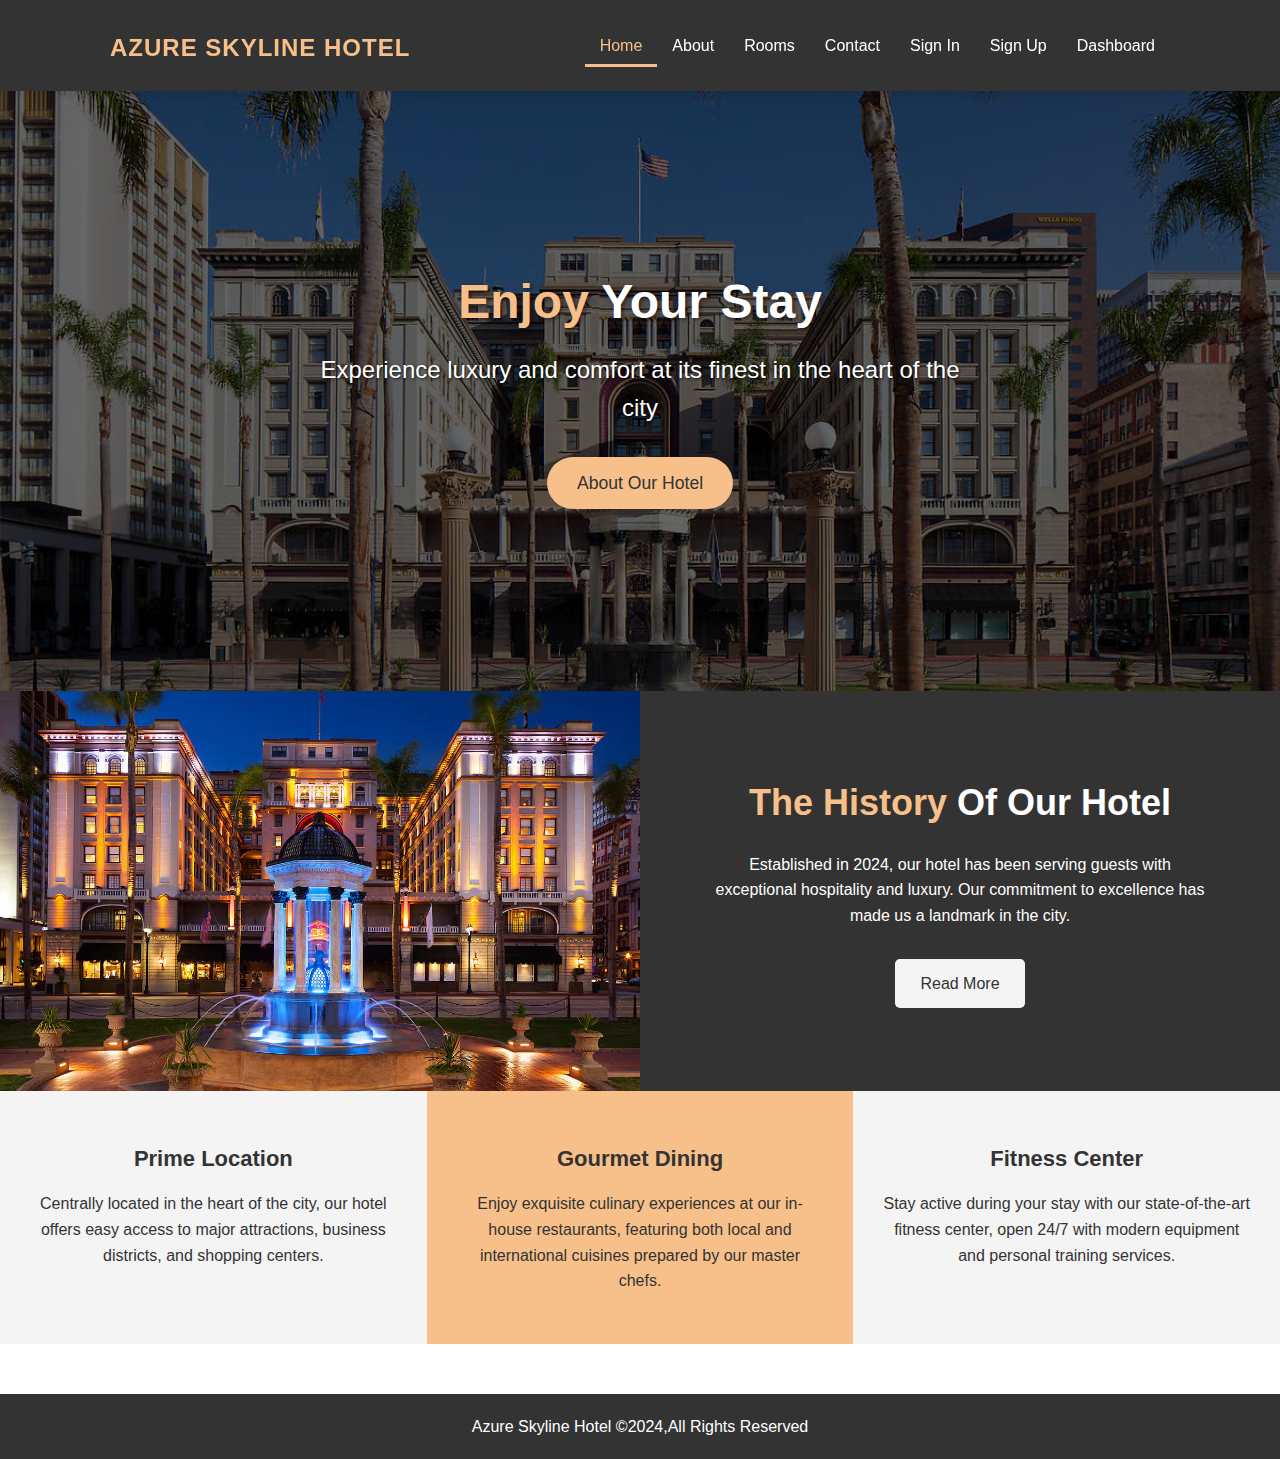
<file: Se_project-main/Se_project-main/index.html>
<!DOCTYPE html>
<html lang="en">
<head>
    <meta charset="UTF-8">
    <meta name="viewport" content="width=device-width, initial-scale=1.0">
    <meta name="description" content="Experience luxury and comfort at Azure Skyline Hotel. Located in the heart of the city, we offer world-class amenities and exceptional service for both business and leisure travelers.">
    <meta name="keywords" content="hotel, luxury hotel, accommodation, Boston hotels, business hotel, vacation stay, luxury accommodation">
    <meta name="author" content="Azure Skyline Hotel">
    <meta property="og:title" content="Azure Skyline Hotel | Luxury Accommodation">
    <meta property="og:description" content="Experience luxury and comfort at Azure Skyline Hotel. Book your stay with us today!">
    <meta property="og:type" content="website">
    <link rel="stylesheet" href="https://cdnjs.cloudflare.com/ajax/libs/font-awesome/6.6.0/css/all.min.css" integrity="sha512-Kc323vGBEqzTmouAECnVceyQqyqdsSiqLQISBL29aUW4U/M7pSPA/gEUZQqv1cwx4OnYxTxve5UMg5GT6L4JJg==" crossorigin="anonymous" referrerpolicy="no-referrer" />
    <link rel="stylesheet" href="css/style.css">
    <link rel="shortcut icon" href="assets/images/favicon.ico" type="image/x-icon">
    <title>Azure Skyline Hotel | Luxury Accommodation</title>
</head>
<body>
    <header>
       
        <nav id="navbar">
            <div class="container">
                <h1 class = "logo"> <a href = "index.html">Azure Skyline Hotel</a></h1>
                <ul> 
                    <li><a class="current" href ="index.html">Home</a></li>
                    <li><a href ="about.html">About</a></li>
                    <li><a href ="rooms.html">Rooms</a></li>
                    <li><a href ="contact.html">Contact</a></li>
                    <li><a href ="signin.html">Sign In</a></li>
                    <li><a href ="signup.html">Sign Up</a></li> 
                    <li><a href ="dashboard.html">Dashboard</a></li>
                </ul>
                </div>
            </nav>

            <div id="showcase" style="background: url('assets/images/hero/hotel-exterior.jpg') no-repeat center center/cover; height: 600px;">
                <div class="container">
                    <div class="showcase-content">
                        <h1><span class="text-primary">Enjoy</span> Your Stay</h1>
                        <p class="lead" style="color:#fff; text-shadow: 1px 1px 3px rgba(0,0,0,0.8);">Experience luxury and comfort at its finest in the heart of the city</p>
                        <a class="btn" href="about.html">About Our Hotel</a>
                    </div>
                </div>
            </div>
    </header>
    <section id="home-info" class="bg-dark">
        <div class="info-img" style="background: url('assets/images/gallery/history.jpg') no-repeat center center/cover;"></div>
        <div class="info-content">
            <h2><span class="text-primary">The History </span>Of Our Hotel</h2>
            <p>Established in 2024, our hotel has been serving guests with exceptional hospitality and luxury. Our commitment to excellence has made us a landmark in the city.</p>
            <a href="about.html" class="btn btn-light">Read More</a>
        </div>
    </section>
    <section id="features">
        <div class="box bg-light">
            <i class="fa-solid fa-hotel fa-3x"></i>
            <h3>Prime Location</h3>
            <p>Centrally located in the heart of the city, our hotel offers easy access to major attractions, business districts, and shopping centers.</p>
        </div>
        <div class="box bg-primary">
            <i class="fa-solid fa-utensils fa-3x"></i>
            <h3>Gourmet Dining</h3>
            <p>Enjoy exquisite culinary experiences at our in-house restaurants, featuring both local and international cuisines prepared by our master chefs.</p>
        </div>
        <div class="box bg-light">
            <i class="fa-solid fa-dumbbell fa-3x"></i>
            <h3>Fitness Center</h3>
            <p>Stay active during your stay with our state-of-the-art fitness center, open 24/7 with modern equipment and personal training services.</p>
        </div>
    </section>
    <div class="clr"></div>
    <footer id="main-footer">
        <p>Azure Skyline Hotel &copy;2024,All Rights Reserved</p>
    </footer>
</body>
</html>
</file>
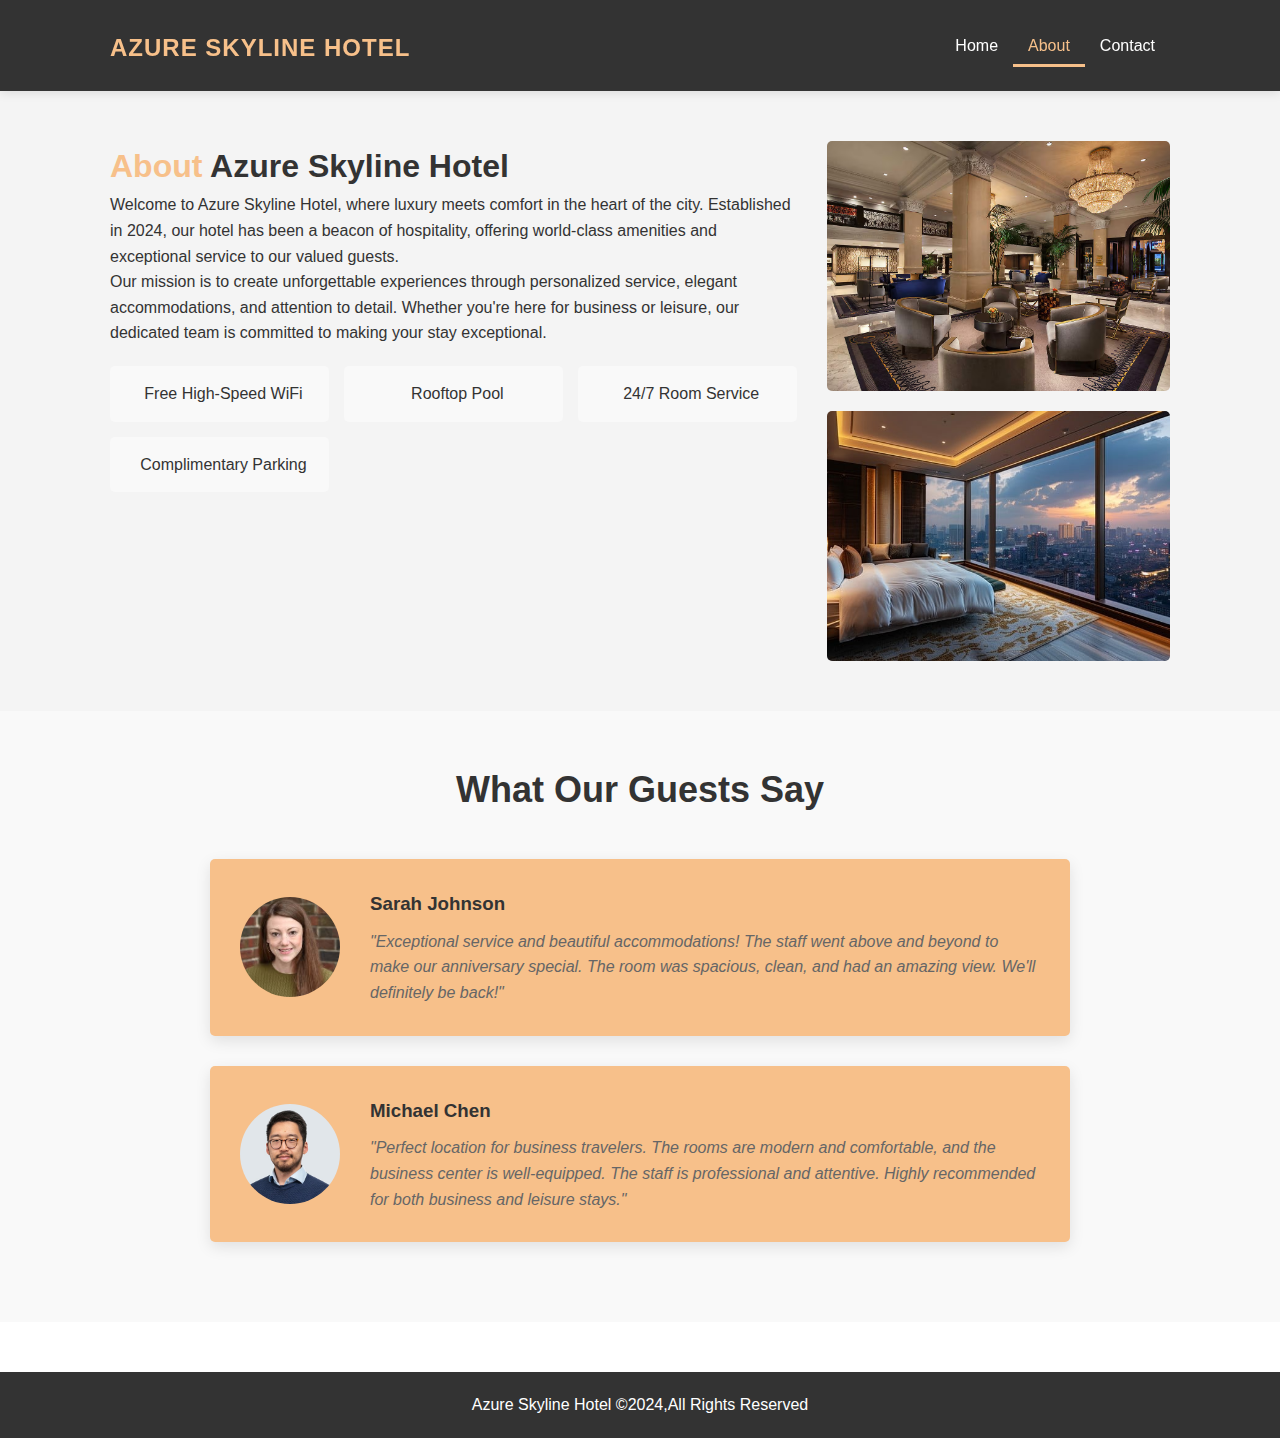
<file: Se_project-main/Se_project-main/about.html>
<!DOCTYPE html>
<html lang="en">
<head>
    <meta charset="UTF-8">
    <meta name="viewport" content="width=device-width, initial-scale=1.0">
    <meta name="description" content="Discover the story behind Azure Skyline Hotel. Learn about our commitment to luxury, comfort, and exceptional service in the heart of the city.">
    <meta name="keywords" content="about hotel, hotel history, luxury hotel, Boston accommodation, hotel amenities, hotel services">
    <meta name="author" content="Azure Skyline Hotel">
    <meta property="og:title" content="About Azure Skyline Hotel| Our Story & Values">
    <meta property="og:description" content="Discover what makes Azure Skyline Hotel a premier destination for luxury accommodation and exceptional service.">
    <meta property="og:type" content="website">
    <link rel="stylesheet" href="https://cdnjs.cloudflare.com/ajax/libs/font-awesome/6.6.0/css/all.min.css" integrity="sha512-Kc323vGBEqzTmouAECnVceyQqyqdsSiqLQISBL29aUW4U/M7pSPA/gEUZQqv1cwx4OnYxTxve5UMg5GT6L4JJg==" crossorigin="anonymous" referrerpolicy="no-referrer" />
    <link rel="stylesheet" href="css/style.css">
    <link rel="shortcut icon" href="assets/images/favicon.ico" type="image/x-icon">
    <title>About Azure Skyline Hotel | Our Story & Values</title>
</head>
<body>
    <header>
       
        <nav id="navbar">
            <div class="container">
                <h1 class = "logo"> <a href = "index.html">Azure Skyline Hotel</a></h1>
                <ul> 
                    <li><a href ="index.html">Home </a></li>
                    <li><a class="current" href ="about.html">About</a></li>
                    <li><a href ="contact.html">Contact</a></li>
                </ul>
                </div>
            </nav>

    </header>
    <section id="about-info" class="bg-light py-3">
        <div class="container">
            <div class="info-left">
                <h1 class="L-heading"><span class="text-primary">About</span> Azure Skyline Hotel</h1>
                <p>Welcome to Azure Skyline Hotel, where luxury meets comfort in the heart of the city. Established in 2024, our hotel has been a beacon of hospitality, offering world-class amenities and exceptional service to our valued guests.</p>
                <p>Our mission is to create unforgettable experiences through personalized service, elegant accommodations, and attention to detail. Whether you're here for business or leisure, our dedicated team is committed to making your stay exceptional.</p>
                <div class="features">
                    <div class="feature">
                        <i class="fas fa-wifi"></i> Free High-Speed WiFi
                    </div>
                    <div class="feature">
                        <i class="fas fa-swimming-pool"></i> Rooftop Pool
                    </div>
                    <div class="feature">
                        <i class="fas fa-utensils"></i> 24/7 Room Service
                    </div>
                    <div class="feature">
                        <i class="fas fa-parking"></i> Complimentary Parking
                    </div>
                </div>
            </div>
            <div class="info-right">
                <img src="assets/images/gallery/hotel-lobby.jpg" alt="Elegant hotel lobby with modern seating and warm lighting" class="about-img">
                <img src="assets/images/gallery/room-suite.jpg" alt="Luxury suite with comfortable bedding and city view" class="about-img">
            </div>
        </div>
    </section>
    <div class="clr"></div>
    <section id="testimonials" class="py-3">
        <div class="container">
            <h2 class="l-heading">What Our Guests Say</h2>
            <div class="testimonial bg-primary">
                <img src="assets/images/team/guest1.jpg" alt="Sarah Johnson">
                <div class="testimonial-content">
                    <h3>Sarah Johnson</h3>
                    <div class="rating">
                        <i class="fas fa-star"></i>
                        <i class="fas fa-star"></i>
                        <i class="fas fa-star"></i>
                        <i class="fas fa-star"></i>
                        <i class="fas fa-star"></i>
                    </div>
                    <p>"Exceptional service and beautiful accommodations! The staff went above and beyond to make our anniversary special. The room was spacious, clean, and had an amazing view. We'll definitely be back!"</p>
                </div>
            </div>
            <div class="testimonial bg-primary">
                <img src="assets/images/team/guest2.jpg" alt="Michael Chen">
                <div class="testimonial-content">
                    <h3>Michael Chen</h3>
                    <div class="rating">
                        <i class="fas fa-star"></i>
                        <i class="fas fa-star"></i>
                        <i class="fas fa-star"></i>
                        <i class="fas fa-star"></i>
                        <i class="fas fa-star"></i>
                    </div>
                    <p>"Perfect location for business travelers. The rooms are modern and comfortable, and the business center is well-equipped. The staff is professional and attentive. Highly recommended for both business and leisure stays."</p>
                </div>
            </div>
        </div>
    </section>
    <footer id="main-footer">
        <p>Azure Skyline Hotel &copy;2024,All Rights Reserved</p>
    </footer>
</body>
</html>
</file>
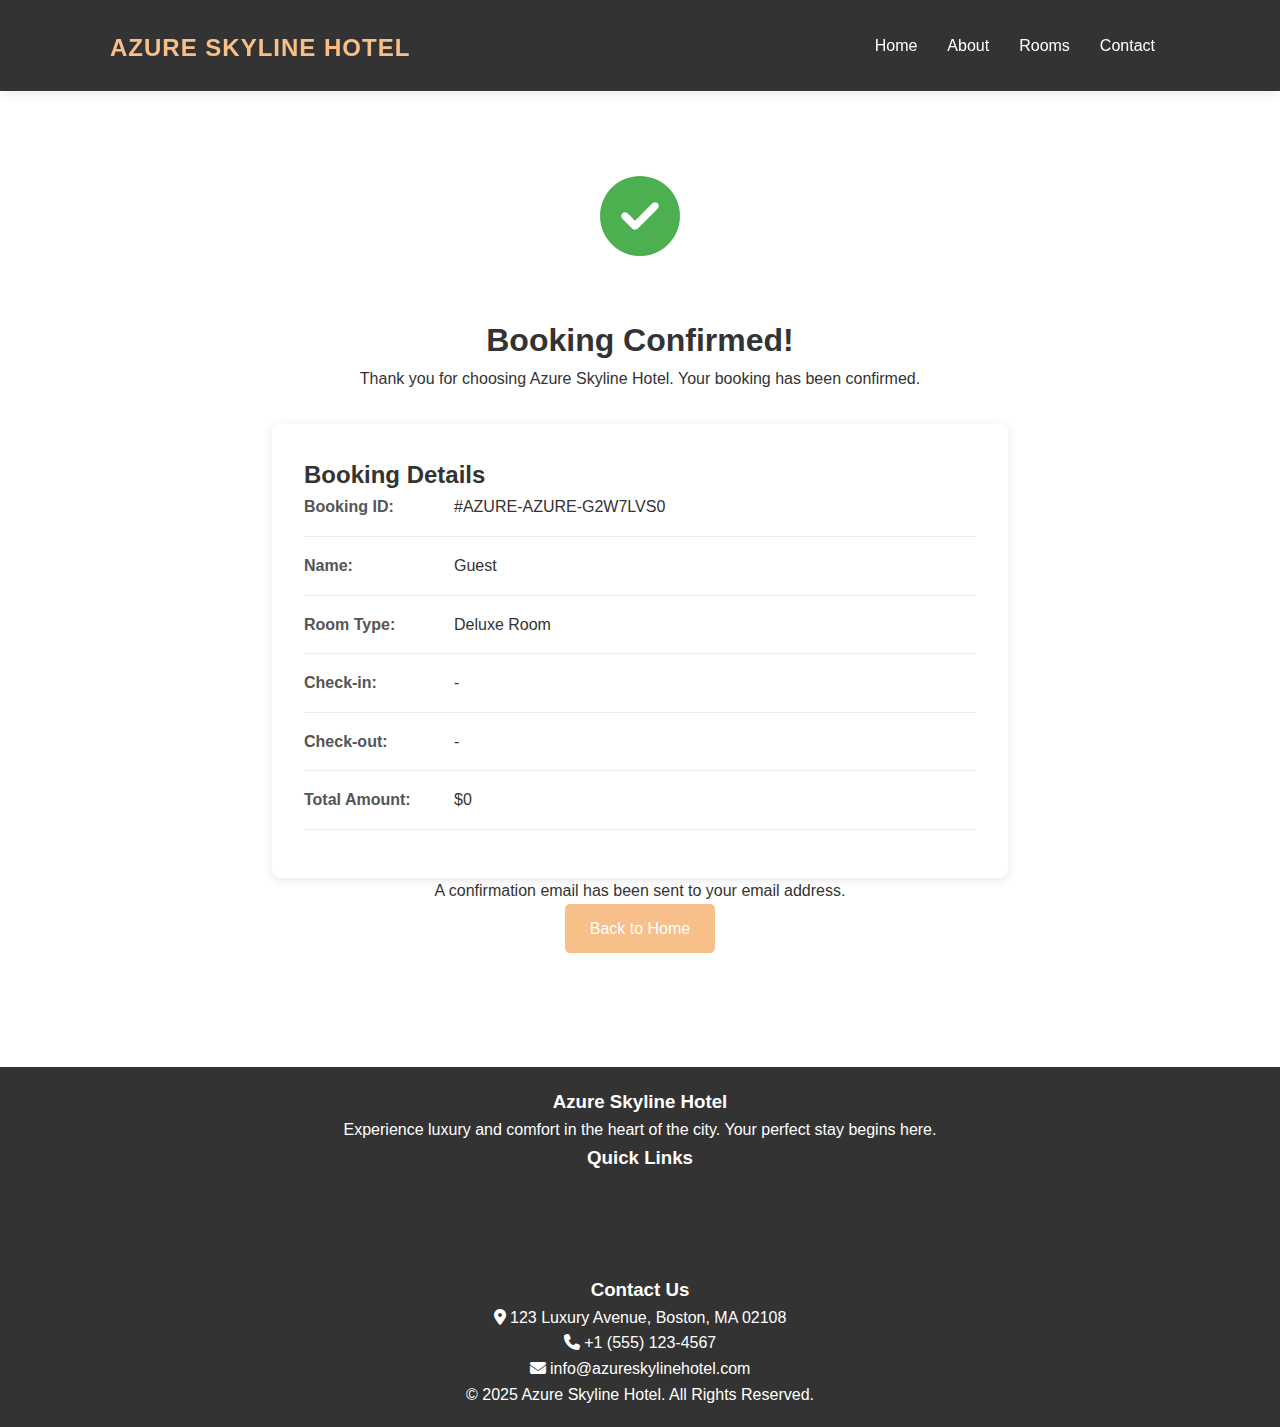
<file: Se_project-main/Se_project-main/booking-confirmation.html>
<!DOCTYPE html>
<html lang="en">
<head>
    <meta charset="UTF-8">
    <meta name="viewport" content="width=device-width, initial-scale=1.0">
    <title>Booking Confirmation - Azure Skyline Hotel</title>
    <link rel="stylesheet" href="https://cdnjs.cloudflare.com/ajax/libs/font-awesome/6.6.0/css/all.min.css">
    <link rel="stylesheet" href="css/style.css">
    <link rel="shortcut icon" href="assets/images/favicon.ico" type="image/x-icon">
    <style>
        .confirmation-container {
            text-align: center;
            padding: 4rem 2rem;
            max-width: 800px;
            margin: 0 auto;
        }
        
        .confirmation-icon {
            font-size: 5rem;
            color: #4CAF50;
            margin-bottom: 2rem;
        }
        
        .confirmation-details {
            background: #fff;
            padding: 2rem;
            border-radius: 8px;
            box-shadow: 0 2px 10px rgba(0,0,0,0.1);
            margin-top: 2rem;
            text-align: left;
        }
        
        .detail-row {
            display: flex;
            margin-bottom: 1rem;
            padding-bottom: 1rem;
            border-bottom: 1px solid #eee;
        }
        
        .detail-label {
            font-weight: bold;
            width: 150px;
            color: #555;
        }
        
        .detail-value {
            flex: 1;
        }
    </style>
</head>
<body>
    <header>
        <nav id="navbar">
            <div class="container">
                <h1 class="logo"><a href="index.html">Azure Skyline Hotel</a></h1>
                <ul>
                    <li><a href="index.html">Home</a></li>
                    <li><a href="about.html">About</a></li>
                    <li><a href="rooms.html">Rooms</a></li>
                    <li><a href="contact.html">Contact</a></li>
                </ul>
            </div>
        </nav>
    </header>

    <section class="confirmation-container">
        <div class="confirmation-icon">
            <i class="fas fa-check-circle"></i>
        </div>
        <h1>Booking Confirmed!</h1>
        <p class="lead">Thank you for choosing Azure Skyline Hotel. Your booking has been confirmed.</p>
        
        <div class="confirmation-details">
            <h2>Booking Details</h2>
            <div class="detail-row">
                <div class="detail-label">Booking ID:</div>
                <div class="detail-value" id="bookingId">#AZURE-<span id="randomId"></span></div>
            </div>
            <div class="detail-row">
                <div class="detail-label">Name:</div>
                <div class="detail-value" id="guestName">-</div>
            </div>
            <div class="detail-row">
                <div class="detail-label">Room Type:</div>
                <div class="detail-value" id="roomType">-</div>
            </div>
            <div class="detail-row">
                <div class="detail-label">Check-in:</div>
                <div class="detail-value" id="checkIn">-</div>
            </div>
            <div class="detail-row">
                <div class="detail-label">Check-out:</div>
                <div class="detail-value" id="checkOut">-</div>
            </div>
            <div class="detail-row">
                <div class="detail-label">Total Amount:</div>
                <div class="detail-value" id="totalAmount">-</div>
            </div>
        </div>
        
        <div class="mt-3">
            <p>A confirmation email has been sent to your email address.</p>
            <a href="index.html" class="btn btn-primary mt-2">Back to Home</a>
        </div>
    </section>

    <footer id="main-footer" class="py-2">
        <div class="container">
            <div class="footer-content">
                <div class="footer-about">
                    <h3>Azure Skyline Hotel</h3>
                    <p>Experience luxury and comfort in the heart of the city. Your perfect stay begins here.</p>
                </div>
                <div class="footer-links">
                    <h3>Quick Links</h3>
                    <ul>
                        <li><a href="index.html">Home</a></li>
                        <li><a href="about.html">About Us</a></li>
                        <li><a href="rooms.html">Rooms</a></li>
                        <li><a href="contact.html">Contact</a></li>
                    </ul>
                </div>
                <div class="footer-contact">
                    <h3>Contact Us</h3>
                    <p><i class="fas fa-map-marker-alt"></i> 123 Luxury Avenue, Boston, MA 02108</p>
                    <p><i class="fas fa-phone"></i> +1 (555) 123-4567</p>
                    <p><i class="fas fa-envelope"></i> info@azureskylinehotel.com</p>
                </div>
            </div>
            <div class="footer-bottom">
                <p>&copy; 2025 Azure Skyline Hotel. All Rights Reserved.</p>
            </div>
        </div>
    </footer>

    <script>
        // Get booking details from session storage
        const bookingDetails = JSON.parse(sessionStorage.getItem('bookingDetails')) || {
            name: 'Guest',
            roomType: 'Deluxe Room',
            checkIn: '-',
            checkOut: '-',
            amount: '$0',
            bookingId: 'AZURE-' + Math.random().toString(36).substr(2, 8).toUpperCase()
        };
        
        // Set the booking ID
        document.getElementById('randomId').textContent = bookingDetails.bookingId;
        
        // Format dates if they exist
        const formatDate = (dateString) => {
            if (!dateString || dateString === '-') return '-';
            const options = { year: 'numeric', month: 'long', day: 'numeric' };
            return new Date(dateString).toLocaleDateString('en-US', options);
        };
        
        // Update the confirmation page with booking details
        document.getElementById('guestName').textContent = bookingDetails.name || 'Guest';
        document.getElementById('roomType').textContent = bookingDetails.roomType || 'Deluxe Room';
        document.getElementById('checkIn').textContent = formatDate(bookingDetails.checkIn);
        document.getElementById('checkOut').textContent = formatDate(bookingDetails.checkOut);
        document.getElementById('totalAmount').textContent = bookingDetails.amount || '$0';
    </script>
</body>
</html>
</file>
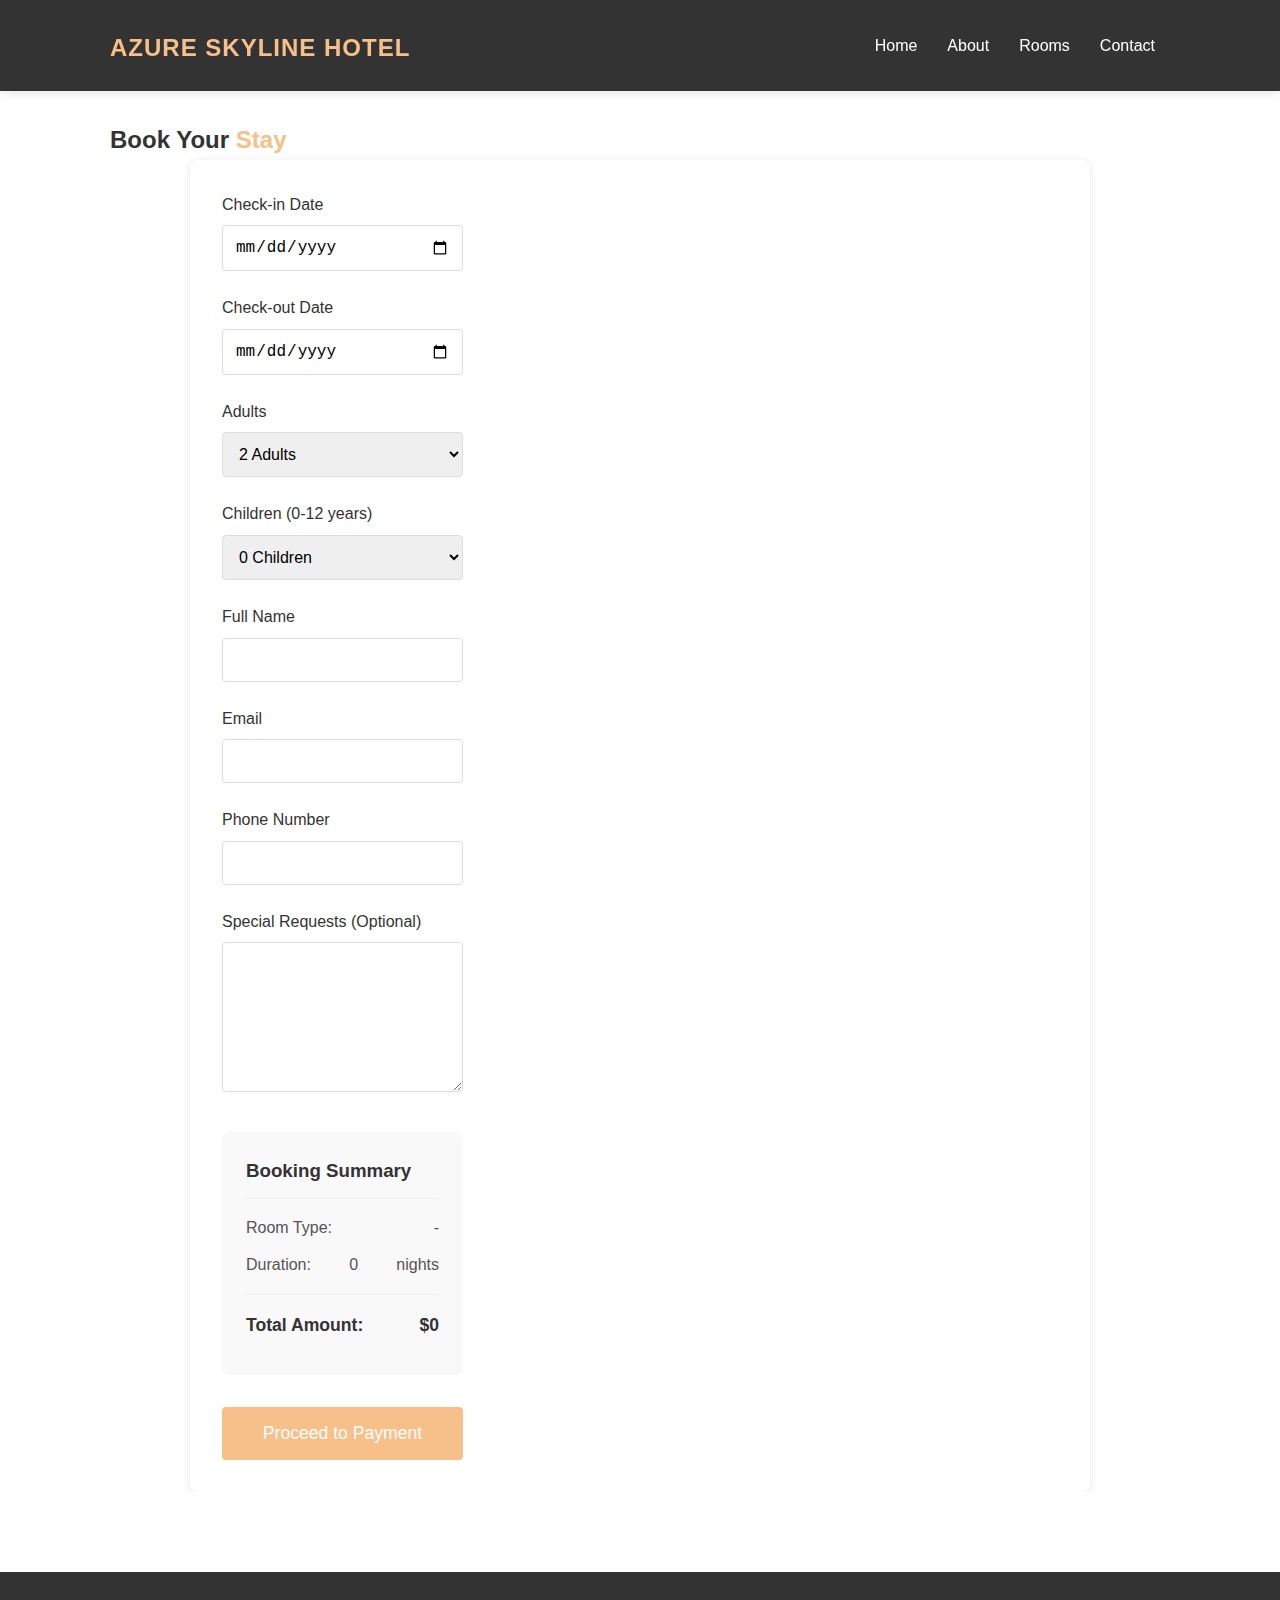
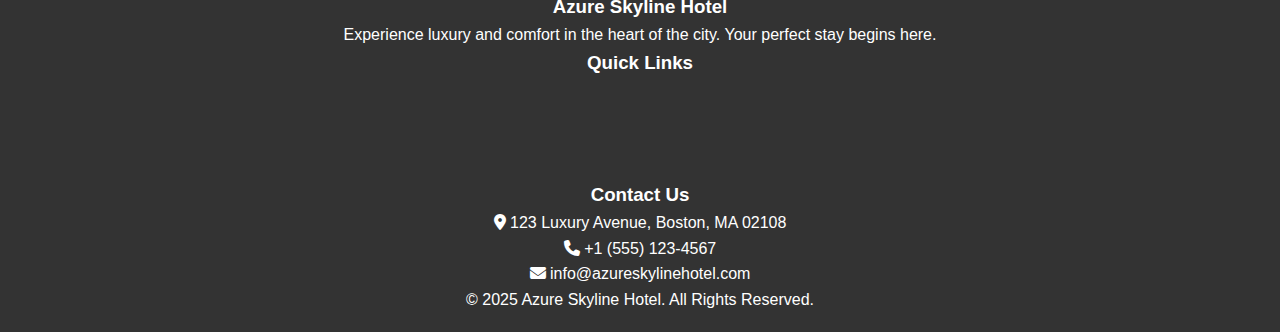
<file: Se_project-main/Se_project-main/booking.html>
<!DOCTYPE html>
<html lang="en">
<head>
    <meta charset="UTF-8">
    <meta name="viewport" content="width=device-width, initial-scale=1.0">
    <title>Book Your Stay - Azure Skyline Hotel</title>
    <link rel="stylesheet" href="https://cdnjs.cloudflare.com/ajax/libs/font-awesome/6.6.0/css/all.min.css">
    <link rel="stylesheet" href="css/style.css">
    <link rel="shortcut icon" href="assets/images/favicon.ico" type="image/x-icon">
</head>
<body>
    <header>
        <nav id="navbar">
            <div class="container">
                <h1 class="logo"><a href="index.html">Azure Skyline Hotel</a></h1>
                <ul>
                    <li><a href="index.html">Home</a></li>
                    <li><a href="about.html">About</a></li>
                    <li><a href="rooms.html">Rooms</a></li>
                    <li><a href="contact.html">Contact</a></li>
                </ul>
            </div>
        </nav>
    </header>

    <section id="booking-form" class="py-3">
        <div class="container">
            <h2 class="section-title">Book Your <span class="text-primary">Stay</span></h2>
            <div class="form-container">
                <form id="bookingForm">
                    <input type="hidden" id="roomType" name="roomType" value="">
                    <input type="hidden" id="roomPrice" name="roomPrice" value="">
                    
                    <div class="form-group">
                        <label for="checkIn">Check-in Date</label>
                        <input type="date" id="checkIn" name="checkIn" required>
                    </div>
                    
                    <div class="form-group">
                        <label for="checkOut">Check-out Date</label>
                        <input type="date" id="checkOut" name="checkOut" required>
                    </div>
                    
                    <div class="form-group">
                        <label for="adults">Adults</label>
                        <select id="adults" name="adults" required>
                            <option value="1">1 Adult</option>
                            <option value="2" selected>2 Adults</option>
                            <option value="3">3 Adults</option>
                            <option value="4">4 Adults</option>
                        </select>
                    </div>
                    
                    <div class="form-group">
                        <label for="children">Children (0-12 years)</label>
                        <select id="children" name="children">
                            <option value="0">0 Children</option>
                            <option value="1">1 Child</option>
                            <option value="2">2 Children</option>
                        </select>
                    </div>
                    
                    <div class="form-group">
                        <label for="name">Full Name</label>
                        <input type="text" id="name" name="name" required>
                    </div>
                    
                    <div class="form-group">
                        <label for="email">Email</label>
                        <input type="email" id="email" name="email" required>
                    </div>
                    
                    <div class="form-group">
                        <label for="phone">Phone Number</label>
                        <input type="tel" id="phone" name="phone" required>
                    </div>
                    
                    <div class="form-group">
                        <label for="specialRequests">Special Requests (Optional)</label>
                        <textarea id="specialRequests" name="specialRequests" rows="3"></textarea>
                    </div>
                    
                    <div class="price-summary">
                        <h3>Booking Summary</h3>
                        <div class="summary-item">
                            <span>Room Type:</span>
                            <span id="summaryRoomType">-</span>
                        </div>
                        <div class="summary-item">
                            <span>Duration:</span>
                            <span id="summaryNights">0</span> nights
                        </div>
                        <div class="summary-item total">
                            <span>Total Amount:</span>
                            <span id="summaryTotal">$0</span>
                        </div>
                    </div>
                    
                    <button type="button" id="rzp-button" class="btn btn-primary">Proceed to Payment</button>
                </form>
            </div>
        </div>
    </section>

    <footer id="main-footer" class="py-2">
        <div class="container">
            <div class="footer-content">
                <div class="footer-about">
                    <h3>Azure Skyline Hotel</h3>
                    <p>Experience luxury and comfort in the heart of the city. Your perfect stay begins here.</p>
                </div>
                <div class="footer-links">
                    <h3>Quick Links</h3>
                    <ul>
                        <li><a href="index.html">Home</a></li>
                        <li><a href="about.html">About Us</a></li>
                        <li><a href="rooms.html">Rooms</a></li>
                        <li><a href="contact.html">Contact</a></li>
                    </ul>
                </div>
                <div class="footer-contact">
                    <h3>Contact Us</h3>
                    <p><i class="fas fa-map-marker-alt"></i> 123 Luxury Avenue, Boston, MA 02108</p>
                    <p><i class="fas fa-phone"></i> +1 (555) 123-4567</p>
                    <p><i class="fas fa-envelope"></i> info@azureskylinehotel.com</p>
                </div>
            </div>
            <div class="footer-bottom">
                <p>&copy; 2025 Azure Skyline Hotel. All Rights Reserved.</p>
            </div>
        </div>
    </footer>

    <!-- Razorpay Payment Script -->
    <script src="https://checkout.razorpay.com/v1/checkout.js"></script>
    <script src="js/booking.js"></script>
</body>
</html>
</file>
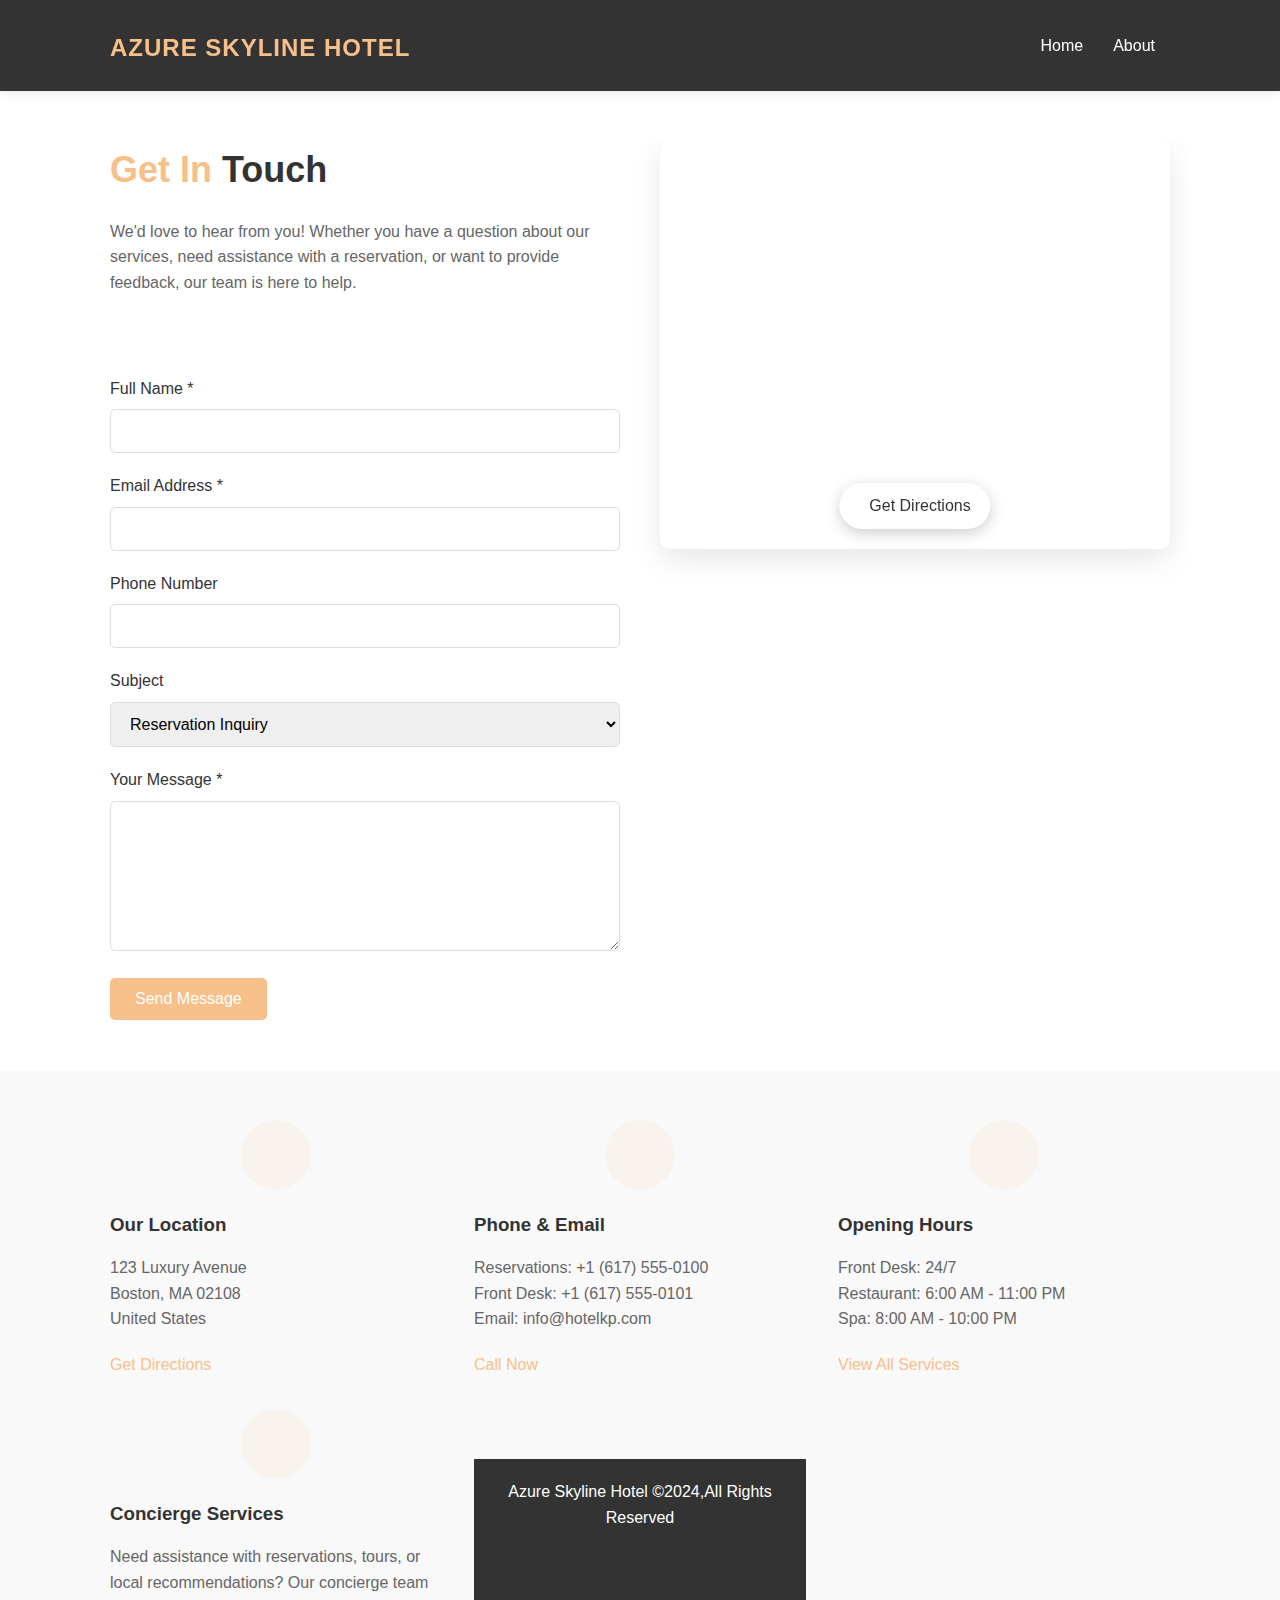
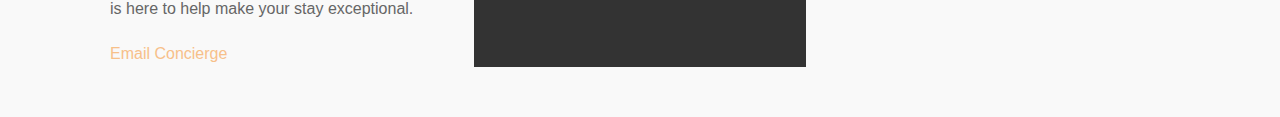
<file: Se_project-main/Se_project-main/contact.html>
<!DOCTYPE html>
<html lang="en">
<head>
    <meta charset="UTF-8">
    <meta name="viewport" content="width=device-width, initial-scale=1.0">
    <meta name="description" content="Contact Azure Skyline Hotel for reservations, inquiries, or special requests. Our team is available 24/7 to assist with your luxury accommodation needs.">
    <meta name="keywords" content="contact hotel, hotel reservations, Boston hotel contact, luxury hotel booking, hotel inquiry">
    <meta name="author" content="Azure Skyline Hotel">
    <meta property="og:title" content="Contact Azure Skyline Hotel | Luxury Accommodation">
    <meta property="og:description" content="Get in touch with Azure Skyline Hotel. Our team is ready to assist with your luxury accommodation needs and special requests.">
    <meta property="og:type" content="website">
    <link rel="stylesheet" href="https://cdnjs.cloudflare.com/ajax/libs/font-awesome/6.6.0/css/all.min.css" integrity="sha512-Kc323vGBEqzTmouAECnVceyQqyqdsSiqLQISBL29aUW4U/M7pSPA/gEUZQqv1cwx4OnYxTxve5UMg5GT6L4JJg==" crossorigin="anonymous" referrerpolicy="no-referrer" />
    <link rel="stylesheet" href="css/style.css">
    <link rel="shortcut icon" href="assets/images/favicon.ico" type="image/x-icon">
    <title>Contact Azure Skyline Hotel | Luxury Accommodation</title>
</head>
<body>
    <header>
       
        <nav id="navbar">
            <div class="container">
                <h1 class = "logo"> <a href = "index.html">Azure Skyline Hotel</a></h1>
                <ul> 
                    <li><a href ="index.html">Home </a></li>
                    <li><a  href ="about.html">About</a></li>
                </ul>
                </div>
            </nav>

    </header>
   <section id="contact-form" class="py-3">
    <div class="container">
        <div class="form-container">
            <div class="form-content">
                <h1 class="l-heading"><span class="text-primary">Get In</span> Touch</h1>
                <p>We'd love to hear from you! Whether you have a question about our services, need assistance with a reservation, or want to provide feedback, our team is here to help.</p>
                
                <form id="contactForm" onsubmit="submitForm(event)">
                    <div id="form-messages" class="form-message"></div>
                    <div class="form-group">
                        <label for="name">Full Name *</label>
                        <input type="text" name="name" id="name" required>
                    </div>
                    <div class="form-group">
                        <label for="email">Email Address *</label>
                        <input type="email" name="email" id="email" required>
                    </div>
                    <div class="form-group">
                        <label for="phone">Phone Number</label>
                        <input type="tel" name="phone" id="phone">
                    </div>
                    <div class="form-group">
                        <label for="subject">Subject</label>
                        <select name="subject" id="subject">
                            <option value="reservation">Reservation Inquiry</option>
                            <option value="event">Event Planning</option>
                            <option value="feedback">Feedback</option>
                            <option value="other">Other</option>
                        </select>
                    </div>
                    <div class="form-group">
                        <label for="message">Your Message *</label>
                        <textarea name="message" id="message" rows="5" required></textarea>
                    </div>
                    <button type="submit" class="btn btn-primary" id="submit-btn">
                        <span class="btn-text">Send Message</span>
                        <span class="spinner" style="display: none;">Sending...</span>
                    </button>
                </form>
            </div>
            <div class="map-container">
                <div class="map">
                    <iframe
                        class="map-iframe"
                        frameborder="0"
                        style="border:0"
                        src="https://www.google.com/maps/embed?pb=!1m18!1m12!1m3!1d2948.666321336615!2d-71.06549392404254!3d42.35423297118792!2m3!1f0!2f0!3f0!3m2!1i1024!2i768!4f13.1!3m3!1m2!1s0x89e3708d4effd7c5%3A0x7bb1b9e3d03a37c2!2s50%20Main%20St%2C%20Boston%2C%20MA%2002129!5e0!3m2!1sen!2sus!4v1623456789012!5m2!1sen!2sus"
                        allowfullscreen=""
                        loading="lazy">
                    </iframe>
                    <div class="map-overlay">
                        <a href="https://www.google.com/maps/dir//50+Main+St,+Boston,+MA+02129/@42.3542326,-71.0654939,17z/data=!4m8!4m7!1m0!1m5!1m1!1s0x89e3708d4effd7c5:0x7bb1b9e3d03a37c2!2m2!1d-71.0633052!2d42.3542287" 
                           target="_blank" 
                           class="btn-map-directions">
                            <i class="fas fa-directions"></i> Get Directions
                        </a>
                    </div>
                </div>
            </div>
        </div>
    </div>
   </section>
   <section id="contact-info" class="py-3">
    <div class="container">
        <div class="contact-boxes">
            <div class="contact-box">
                <div class="icon">
                    <i class="fas fa-map-marker-alt"></i>
                </div>
                <h3>Our Location</h3>
                <p>123 Luxury Avenue<br>Boston, MA 02108<br>United States</p>
                <a href="#" class="btn-link">Get Directions <i class="fas fa-arrow-right"></i></a>
            </div>
            
            <div class="contact-box">
                <div class="icon">
                    <i class="fas fa-phone-alt"></i>
                </div>
                <h3>Phone & Email</h3>
                <p>Reservations: +1 (617) 555-0100<br>
                Front Desk: +1 (617) 555-0101<br>
                Email: info@hotelkp.com</p>
                <a href="tel:+16175550100" class="btn-link">Call Now <i class="fas fa-phone"></i></a>
            </div>
            
            <div class="contact-box">
                <div class="icon">
                    <i class="far fa-clock"></i>
                </div>
                <h3>Opening Hours</h3>
                <p>Front Desk: 24/7<br>
                Restaurant: 6:00 AM - 11:00 PM<br>
                Spa: 8:00 AM - 10:00 PM</p>
                <a href="#" class="btn-link">View All Services <i class="fas fa-arrow-right"></i></a>
            </div>
            
            <div class="contact-box">
                <div class="icon">
                    <i class="fas fa-concierge-bell"></i>
                </div>
                <h3>Concierge Services</h3>
                <p>Need assistance with reservations, tours, or local recommendations? Our concierge team is here to help make your stay exceptional.</p>
                <a href="mailto:concierge@hotelkp.com" class="btn-link">Email Concierge <i class="fas fa-envelope"></i></a>
            </div>
    <footer id="main-footer">
        <p>Azure Skyline Hotel &copy;2024,All Rights Reserved</p>
    </footer>
    
    <script>
        function submitForm(e) {
            e.preventDefault();
            
            const form = document.getElementById('contactForm');
            const formData = new FormData(form);
            const submitBtn = document.getElementById('submit-btn');
            const btnText = submitBtn.querySelector('.btn-text');
            const spinner = submitBtn.querySelector('.spinner');
            const messages = document.getElementById('form-messages');
            
            // Show loading state
            btnText.style.display = 'none';
            spinner.style.display = 'inline-block';
            submitBtn.disabled = true;
            
            // Clear previous messages
            messages.innerHTML = '';
            messages.className = 'form-message';
            
            // Submit form via AJAX
            fetch('process.php', {
                method: 'POST',
                body: formData
            })
            .then(response => response.json())
            .then(data => {
                if (data.success) {
                    // Show success message
                    messages.innerHTML = `<div class="alert success">${data.message}</div>`;
                    messages.className = 'form-message success';
                    form.reset();
                } else {
                    // Show error messages
                    let errorHtml = '<div class="alert error">';
                    if (data.errors) {
                        errorHtml += '<ul>';
                        data.errors.forEach(error => {
                            errorHtml += `<li>${error}</li>`;
                        });
                        errorHtml += '</ul>';
                    } else if (data.message) {
                        errorHtml += data.message;
                    } else {
                        errorHtml += 'An error occurred. Please try again.';
                    }
                    errorHtml += '</div>';
                    messages.innerHTML = errorHtml;
                    messages.className = 'form-message error';
                }
            })
            .catch(error => {
                console.error('Error:', error);
                messages.innerHTML = '<div class="alert error">An error occurred. Please try again later.</div>';
                messages.className = 'form-message error';
            })
            .finally(() => {
                // Reset button state
                btnText.style.display = 'inline-block';
                spinner.style.display = 'none';
                submitBtn.disabled = false;
                
                // Scroll to messages
                messages.scrollIntoView({ behavior: 'smooth', block: 'center' });
            });
        }
    </script>
</body>
</html>
</file>
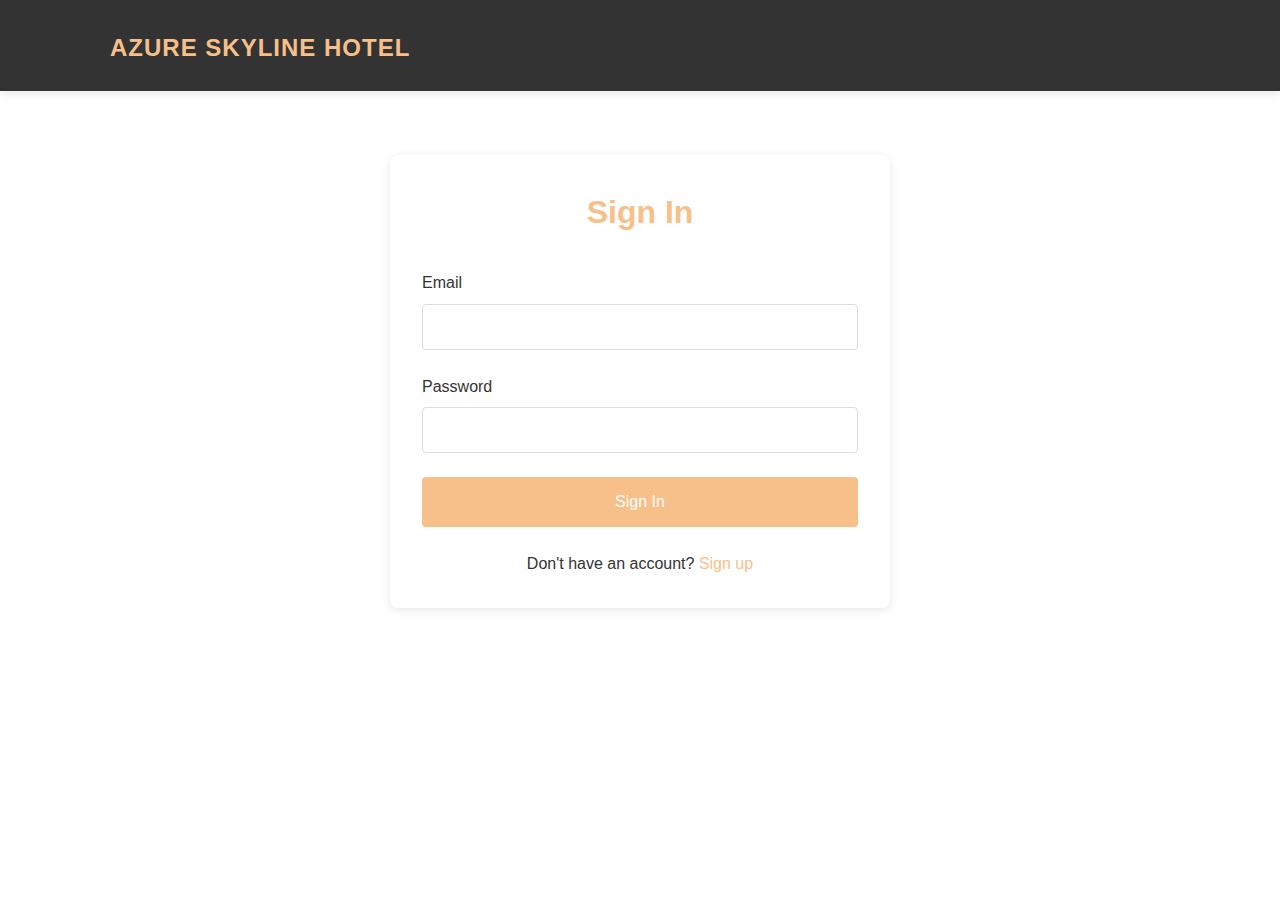
<file: Se_project-main/Se_project-main/dashboard.html>
<!DOCTYPE html>
<html lang="en">
<head>
    <meta charset="UTF-8">
    <meta name="viewport" content="width=device-width, initial-scale=1.0">
    <title>Dashboard - Azure Skyline Hotel</title>
    <link rel="stylesheet" href="https://cdnjs.cloudflare.com/ajax/libs/font-awesome/6.6.0/css/all.min.css">
    <link rel="stylesheet" href="css/style.css">
    <link rel="shortcut icon" href="assets/images/favicon.ico" type="image/x-icon">
    <style>
        .dashboard-container {
            max-width: 1200px;
            margin: 2rem auto;
            padding: 0 1rem;
        }
        
        .dashboard-header {
            display: flex;
            justify-content: space-between;
            align-items: center;
            margin-bottom: 2rem;
        }
        
        .welcome-message h1 {
            color: var(--primary-color);
            margin-bottom: 0.5rem;
        }
        
        .rewards-card {
            background: linear-gradient(135deg, #ff9a9e 0%, #fad0c4 100%);
            color: white;
            padding: 1.5rem;
            border-radius: 8px;
            margin-bottom: 2rem;
            box-shadow: 0 4px 6px rgba(0,0,0,0.1);
        }
        
        .rewards-header {
            display: flex;
            justify-content: space-between;
            align-items: center;
            margin-bottom: 1rem;
        }
        
        .rewards-points {
            font-size: 2.5rem;
            font-weight: bold;
        }
        
        .bookings-section h2, .rewards-section h2 {
            color: var(--primary-color);
            margin-bottom: 1.5rem;
            padding-bottom: 0.5rem;
            border-bottom: 2px solid #eee;
        }
        
        .booking-card {
            background: white;
            border-radius: 8px;
            padding: 1.5rem;
            margin-bottom: 1.5rem;
            box-shadow: 0 2px 4px rgba(0,0,0,0.05);
            border-left: 4px solid var(--primary-color);
        }
        
        .booking-header {
            display: flex;
            justify-content: space-between;
            margin-bottom: 1rem;
        }
        
        .booking-id {
            font-weight: bold;
            color: var(--primary-color);
        }
        
        .booking-status {
            background: #e8f5e9;
            color: #2e7d32;
            padding: 0.25rem 0.75rem;
            border-radius: 12px;
            font-size: 0.85rem;
            font-weight: 500;
        }
        
        .booking-details {
            display: grid;
            grid-template-columns: repeat(auto-fill, minmax(200px, 1fr));
            gap: 1.5rem;
            margin-top: 1rem;
        }
        
        .detail-group h4 {
            margin: 0 0 0.5rem 0;
            color: #666;
            font-size: 0.9rem;
        }
        
        .detail-group p {
            margin: 0;
            font-weight: 500;
        }
        
        .no-bookings {
            text-align: center;
            padding: 3rem;
            color: #666;
            background: #f9f9f9;
            border-radius: 8px;
        }
        
        .btn-logout {
            background: #e74c3c;
            color: white;
            border: none;
            padding: 0.5rem 1rem;
            border-radius: 4px;
            cursor: pointer;
            display: flex;
            align-items: center;
            gap: 0.5rem;
        }
        
        .btn-logout:hover {
            background: #c0392b;
        }
    </style>
</head>
<body>
    <header>
        <nav id="navbar">
            <div class="container">
                <h1 class="logo"><a href="index.html">Azure Skyline Hotel</a></h1>
                <ul>
                    <li><a href="index.html">Home</a></li>
                    <li><a href="rooms.html">Rooms</a></li>
                    <li><a href="#" id="logoutBtn" class="btn-logout"><i class="fas fa-sign-out-alt"></i> Logout</a></li>
                </ul>
            </div>
        </nav>
    </header>

    <main class="dashboard-container">
        <div class="dashboard-header">
            <div class="welcome-message">
                <h1>Welcome back, <span id="userName">Guest</span>!</h1>
                <p>Here's your booking history and rewards</p>
            </div>
        </div>
        
        <div class="rewards-card">
            <div class="rewards-header">
                <div>
                    <h3>Your Rewards</h3>
                    <p>Earn points with every booking</p>
                </div>
                <div class="rewards-points" id="rewardsPoints">0</div>
            </div>
            <div class="progress" style="height: 8px; background: rgba(255,255,255,0.3); border-radius: 4px; margin-top: 1rem;">
                <div id="rewardsProgress" class="progress-bar" style="height: 100%; width: 30%; background: white; border-radius: 4px;"></div>
            </div>
            <p style="margin-top: 0.5rem; font-size: 0.9rem;"><span id="pointsToNext">200</span> points to next reward</p>
        </div>
        
        <section class="bookings-section">
            <h2>Your Bookings</h2>
            <div id="bookingsList">
                <!-- Bookings will be dynamically inserted here -->
                <div class="no-bookings">
                    <i class="fas fa-calendar-alt" style="font-size: 2rem; margin-bottom: 1rem; opacity: 0.5;"></i>
                    <p>You don't have any bookings yet.</p>
                    <a href="rooms.html" class="btn btn-primary" style="margin-top: 1rem;">Book a Room</a>
                </div>
            </div>
        </section>
    </main>

    <script src="js/dashboard.js"></script>
</body>
</html>
</file>
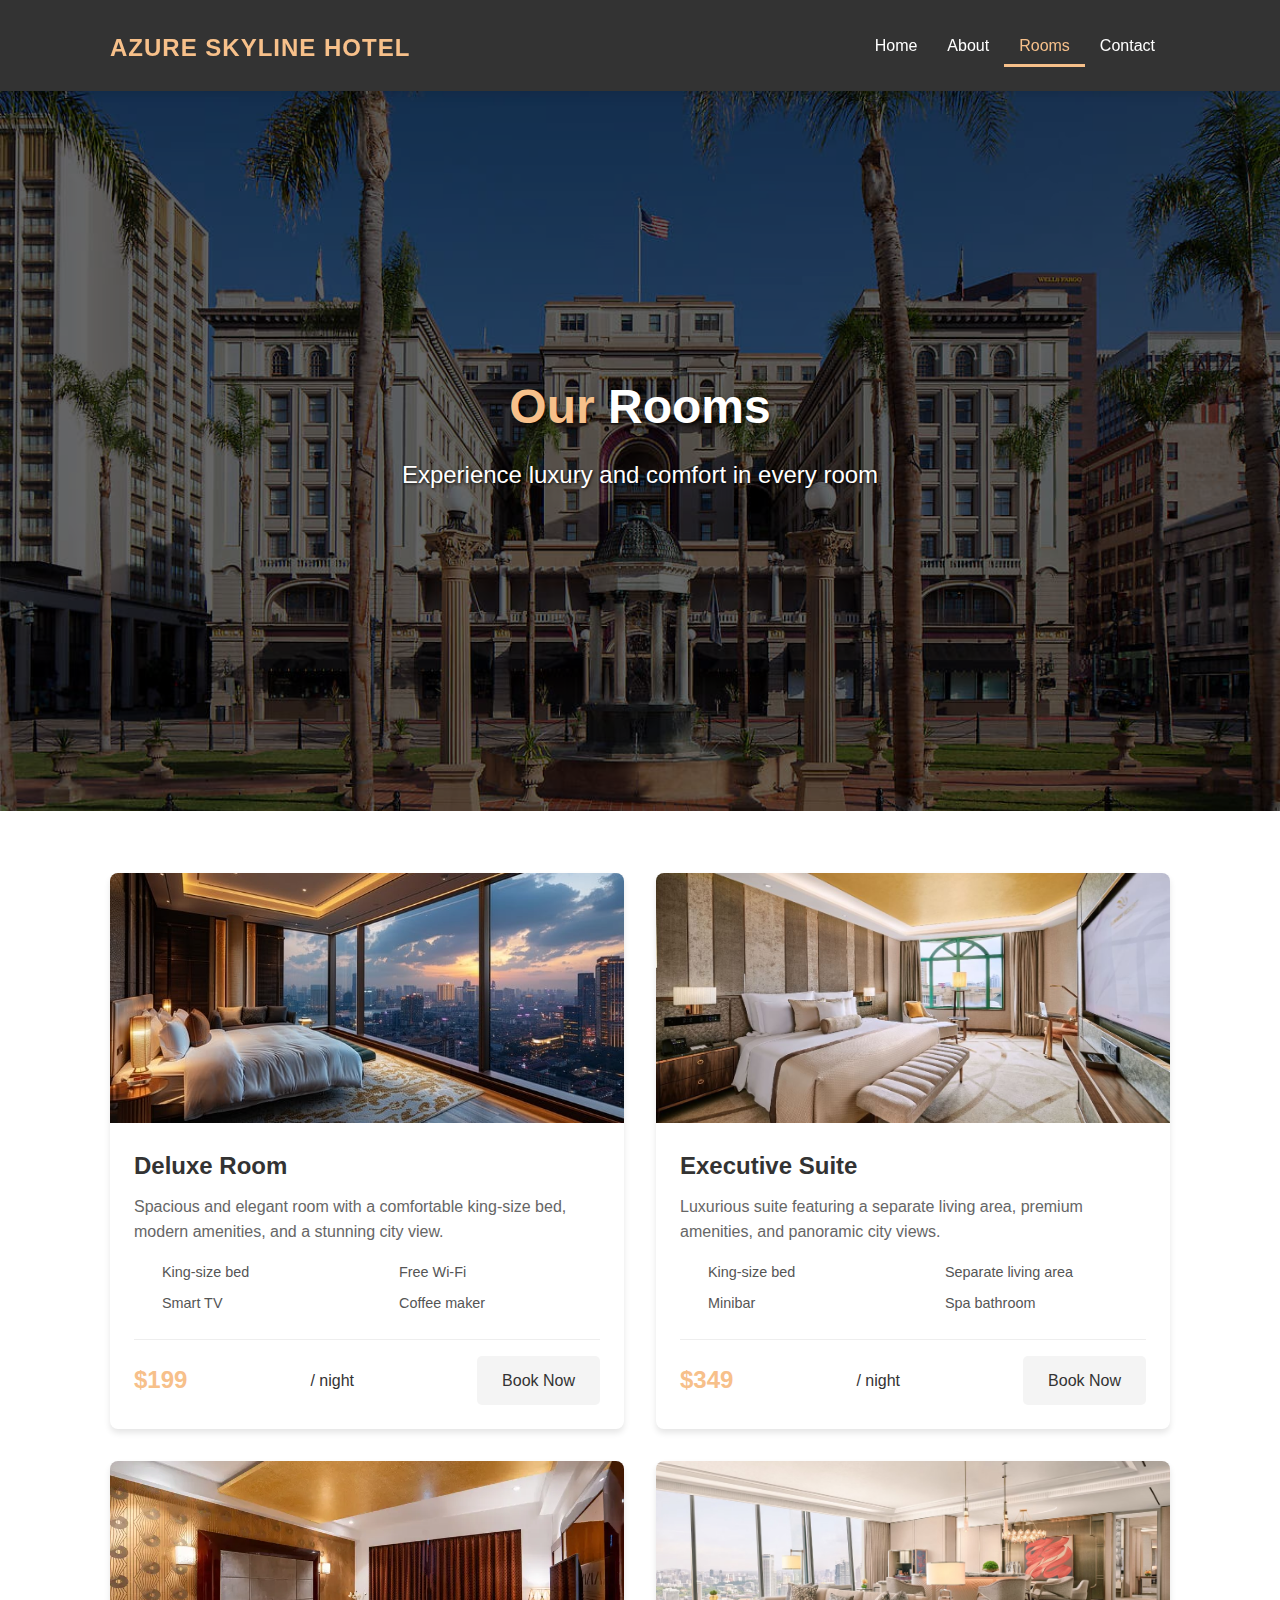
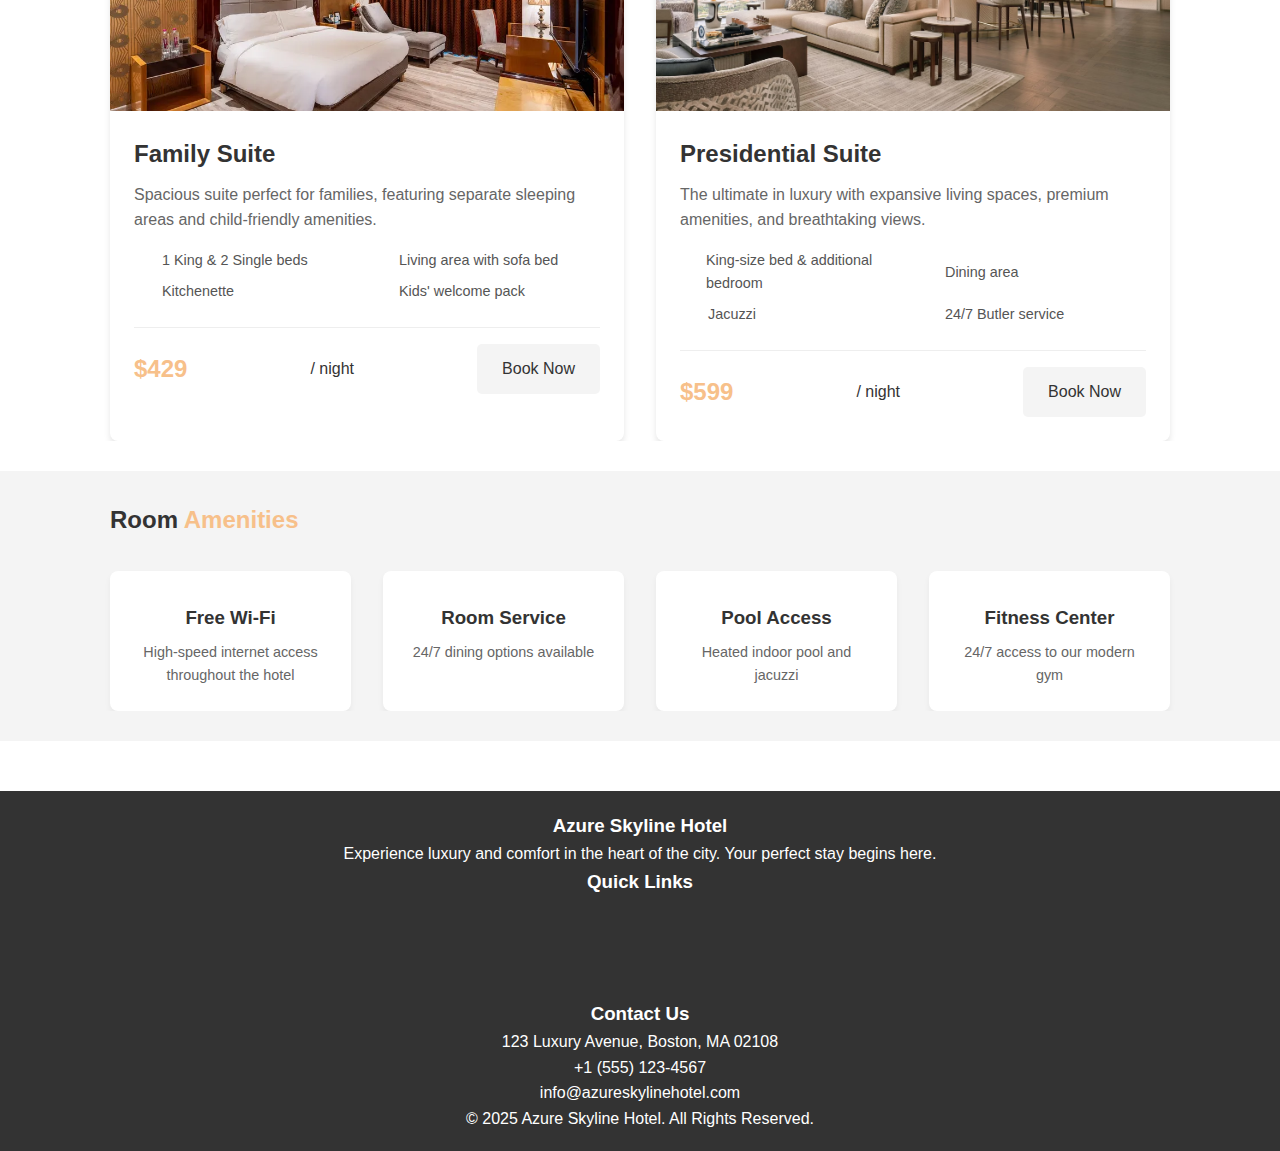
<file: Se_project-main/Se_project-main/rooms.html>
<!DOCTYPE html>
<html lang="en">
<head>
    <meta charset="UTF-8">
    <meta name="viewport" content="width=device-width, initial-scale=1.0">
    <meta name="description" content="Explore our luxurious rooms and suites at Azure Skyline Hotel. Find the perfect accommodation for your stay with stunning views and premium amenities.">
    <meta name="keywords" content="hotel rooms, luxury suites, accommodation, deluxe rooms, executive suites, room booking, hotel stay">
    <meta name="author" content="Azure Skyline Hotel">
    <meta property="og:title" content="Azure Skyline Hotel | Our Rooms">
    <meta property="og:description" content="Discover our range of luxurious rooms and suites at Azure Skyline Hotel. Book your perfect stay today!">
    <meta property="og:type" content="website">
    <link rel="stylesheet" href="https://cdnjs.cloudflare.com/ajax/libs/font-awesome/6.6.0/css/all.min.css" integrity="sha512-Kc323vGBEqzTmouAECnVceyQqyqdsSiqLQISBL29aUW4U/M7pSPA/gEUZQqv1cwx4OnYxTxve5UMg5GT6L4JJg==" crossorigin="anonymous" referrerpolicy="no-referrer" />
    <link rel="stylesheet" href="css/style.css">
    <link rel="shortcut icon" href="assets/images/favicon.ico" type="image/x-icon">
    <title>Azure Skyline Hotel | Our Rooms</title>
</head>
<body>
    <header>
        <nav id="navbar">
            <div class="container">
                <h1 class="logo"><a href="index.html">Azure Skyline Hotel</a></h1>
                <ul>
                    <li><a href="index.html">Home</a></li>
                    <li><a href="about.html">About</a></li>
                    <li><a class="current" href="rooms.html">Rooms</a></li>
                    <li><a href="contact.html">Contact</a></li>
                </ul>
            </div>
        </nav>

        <div id="showcase" class="py-3">
            <div class="container">
                <div class="showcase-content">
                    <h1><span class="text-primary">Our</span> Rooms</h1>
                    <p class="lead">Experience luxury and comfort in every room</p>
                </div>
            </div>
        </div>
    </header>

    <section id="rooms" class="py-3">
        <div class="container">
            <div class="room-grid">
                <!-- Deluxe Room -->
                <div class="room-card">
                    <div class="room-image">
                        <img src="assets/images/rooms/deluxe-room.jpg" alt="Deluxe Room">
                    </div>
                    <div class="room-content">
                        <h3>Deluxe Room</h3>
                        <p>Spacious and elegant room with a comfortable king-size bed, modern amenities, and a stunning city view.</p>
                        <ul class="room-features">
                            <li><i class="fas fa-bed"></i> King-size bed</li>
                            <li><i class="fas fa-wifi"></i> Free Wi-Fi</li>
                            <li><i class="fas fa-tv"></i> Smart TV</li>
                            <li><i class="fas fa-coffee"></i> Coffee maker</li>
                        </ul>
                        <div class="room-price">
                            <span class="price">$199</span> / night
                            <a href="booking.html?room=Deluxe%20Room&price=199" class="btn btn-light">Book Now</a>
                        </div>
                    </div>
                </div>

                <!-- Executive Suite -->
                <div class="room-card">
                    <div class="room-image">
                        <img src="assets/images/rooms/executive-suite.jpg" alt="Executive Suite">
                    </div>
                    <div class="room-content">
                        <h3>Executive Suite</h3>
                        <p>Luxurious suite featuring a separate living area, premium amenities, and panoramic city views.</p>
                        <ul class="room-features">
                            <li><i class="fas fa-bed"></i> King-size bed</li>
                            <li><i class="fas fa-couch"></i> Separate living area</li>
                            <li><i class="fas fa-wine-glass-alt"></i> Minibar</li>
                            <li><i class="fas fa-bath"></i> Spa bathroom</li>
                        </ul>
                        <div class="room-price">
                            <span class="price">$349</span> / night
                            <a href="booking.html?room=Executive%20Suite&price=349" class="btn btn-light">Book Now</a>
                        </div>
                    </div>
                </div>

                <!-- Family Suite -->
                <div class="room-card">
                    <div class="room-image">
                        <img src="assets/images/rooms/family-suite.jpg" alt="Family Suite">
                    </div>
                    <div class="room-content">
                        <h3>Family Suite</h3>
                        <p>Spacious suite perfect for families, featuring separate sleeping areas and child-friendly amenities.</p>
                        <ul class="room-features">
                            <li><i class="fas fa-bed"></i> 1 King & 2 Single beds</li>
                            <li><i class="fas fa-couch"></i> Living area with sofa bed</li>
                            <li><i class="fas fa-utensils"></i> Kitchenette</li>
                            <li><i class="fas fa-child"></i> Kids' welcome pack</li>
                        </ul>
                        <div class="room-price">
                            <span class="price">$429</span> / night
                            <a href="booking.html?room=Family%20Suite&price=429" class="btn btn-light">Book Now</a>
                        </div>
                    </div>
                </div>

                <!-- Presidential Suite -->
                <div class="room-card">
                    <div class="room-image">
                        <img src="assets/images/rooms/presidential-suite.jpg" alt="Presidential Suite">
                    </div>
                    <div class="room-content">
                        <h3>Presidential Suite</h3>
                        <p>The ultimate in luxury with expansive living spaces, premium amenities, and breathtaking views.</p>
                        <ul class="room-features">
                            <li><i class="fas fa-bed"></i> King-size bed & additional bedroom</li>
                            <li><i class="fas fa-utensils"></i> Dining area</li>
                            <li><i class="fas fa-hot-tub"></i> Jacuzzi</li>
                            <li><i class="fas fa-concierge-bell"></i> 24/7 Butler service</li>
                        </ul>
                        <div class="room-price">
                            <span class="price">$599</span> / night
                            <a href="booking.html?room=Presidential%20Suite&price=599" class="btn btn-light">Book Now</a>
                        </div>
                    </div>
                </div>
            </div>
        </div>
    </section>

    <section id="room-amenities" class="py-3 bg-light">
        <div class="container">
            <h2 class="section-title">Room <span class="text-primary">Amenities</span></h2>
            <div class="amenities-grid">
                <div class="amenity">
                    <i class="fas fa-wifi fa-2x"></i>
                    <h3>Free Wi-Fi</h3>
                    <p>High-speed internet access throughout the hotel</p>
                </div>
                <div class="amenity">
                    <i class="fas fa-utensils fa-2x"></i>
                    <h3>Room Service</h3>
                    <p>24/7 dining options available</p>
                </div>
                <div class="amenity">
                    <i class="fas fa-swimming-pool fa-2x"></i>
                    <h3>Pool Access</h3>
                    <p>Heated indoor pool and jacuzzi</p>
                </div>
                <div class="amenity">
                    <i class="fas fa-dumbbell fa-2x"></i>
                    <h3>Fitness Center</h3>
                    <p>24/7 access to our modern gym</p>
                </div>
            </div>
        </div>
    </section>

    <footer id="main-footer" class="py-2">
        <div class="container">
            <div class="footer-content">
                <div class="footer-about">
                    <h3>Azure Skyline Hotel</h3>
                    <p>Experience luxury and comfort in the heart of the city. Your perfect stay begins here.</p>
                </div>
                <div class="footer-links">
                    <h3>Quick Links</h3>
                    <ul>
                        <li><a href="index.html">Home</a></li>
                        <li><a href="about.html">About Us</a></li>
                        <li><a href="rooms.html">Rooms</a></li>
                        <li><a href="contact.html">Contact</a></li>
                    </ul>
                </div>
                <div class="footer-contact">
                    <h3>Contact Us</h3>
                    <p><i class="fas fa-map-marker-alt"></i> 123 Luxury Avenue, Boston, MA 02108</p>
                    <p><i class="fas fa-phone"></i> +1 (555) 123-4567</p>
                    <p><i class="fas fa-envelope"></i> info@azureskylinehotel.com</p>
                </div>
            </div>
            <div class="footer-bottom">
                <p>&copy; 2025 Azure Skyline Hotel. All Rights Reserved.</p>
            </div>
        </div>
    </footer>
</body>
</html>
</file>
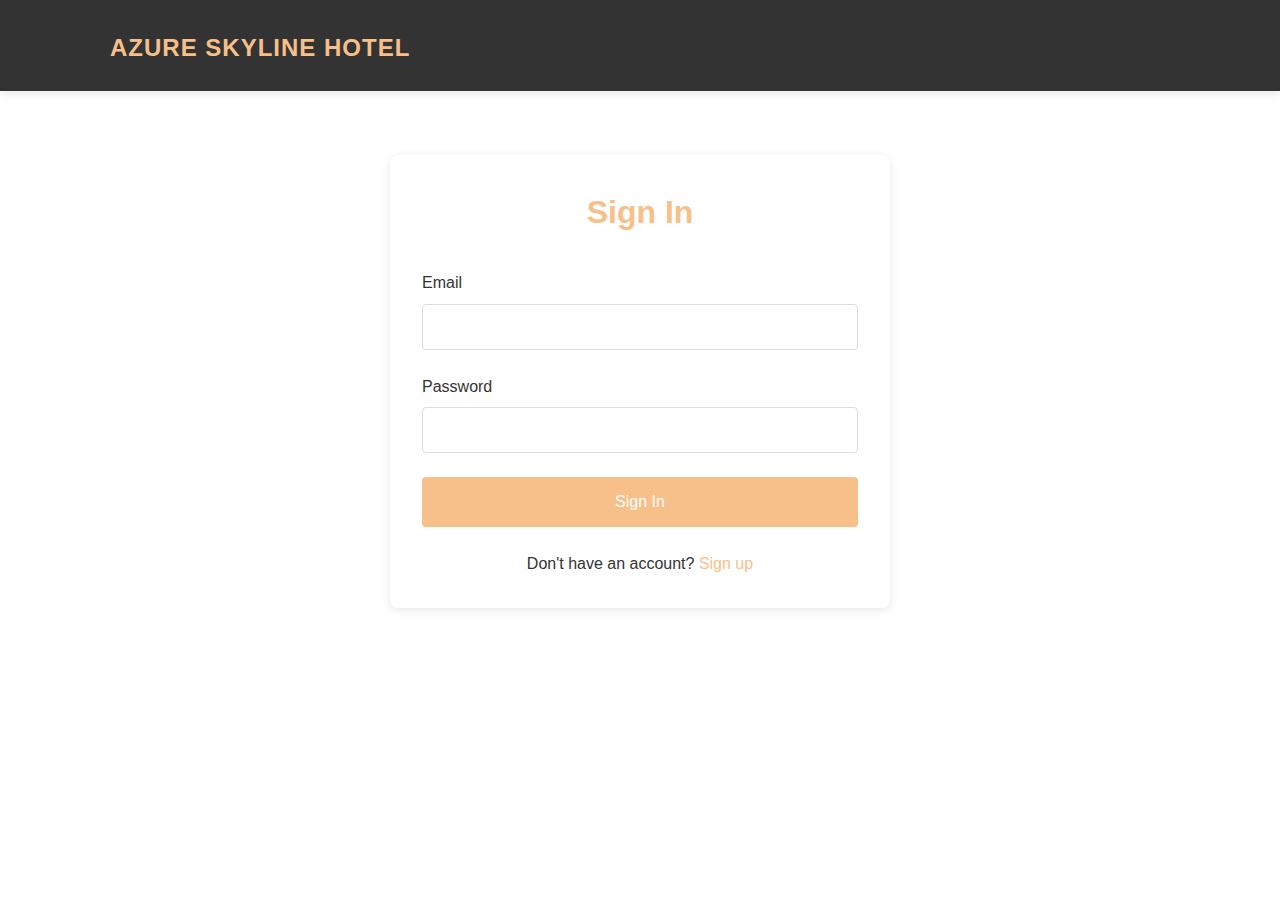
<file: Se_project-main/Se_project-main/signin.html>
<!DOCTYPE html>
<html lang="en">
<head>
    <meta charset="UTF-8">
    <meta name="viewport" content="width=device-width, initial-scale=1.0">
    <title>Sign In - Azure Skyline Hotel</title>
    <link rel="stylesheet" href="https://cdnjs.cloudflare.com/ajax/libs/font-awesome/6.6.0/css/all.min.css">
    <link rel="stylesheet" href="css/style.css">
    <link rel="shortcut icon" href="assets/images/favicon.ico" type="image/x-icon">
    <style>
        .auth-container {
            max-width: 500px;
            margin: 4rem auto;
            padding: 2rem;
            background: #fff;
            border-radius: 8px;
            box-shadow: 0 2px 10px rgba(0,0,0,0.1);
        }
        
        .auth-container h1 {
            text-align: center;
            margin-bottom: 2rem;
            color: var(--primary-color);
        }
        
        .form-group {
            margin-bottom: 1.5rem;
        }
        
        .form-group label {
            display: block;
            margin-bottom: 0.5rem;
            font-weight: 500;
        }
        
        .form-group input {
            width: 100%;
            padding: 0.8rem;
            border: 1px solid #ddd;
            border-radius: 4px;
            font-size: 1rem;
        }
        
        .btn-auth {
            width: 100%;
            padding: 1rem;
            background: var(--primary-color);
            color: white;
            border: none;
            border-radius: 4px;
            font-size: 1rem;
            cursor: pointer;
            transition: background 0.3s ease;
        }
        
        .btn-auth:hover {
            background: var(--secondary-color);
        }
        
        .auth-footer {
            text-align: center;
            margin-top: 1.5rem;
        }
        
        .auth-footer a {
            color: var(--primary-color);
            text-decoration: none;
        }
        
        .auth-footer a:hover {
            text-decoration: underline;
        }
    </style>
</head>
<body>
    <header>
        <nav id="navbar">
            <div class="container">
                <h1 class="logo"><a href="index.html">Azure Skyline Hotel</a></h1>
            </div>
        </nav>
    </header>

    <main class="container">
        <div class="auth-container">
            <h1>Sign In</h1>
            <form id="signinForm">
                <div class="form-group">
                    <label for="email">Email</label>
                    <input type="email" id="email" required>
                </div>
                <div class="form-group">
                    <label for="password">Password</label>
                    <input type="password" id="password" required>
                </div>
                <button type="submit" class="btn-auth">Sign In</button>
                <div class="auth-footer">
                    Don't have an account? <a href="signup.html">Sign up</a>
                </div>
            </form>
        </div>
    </main>

    <script src="js/auth.js"></script>
</body>
</html>
</file>
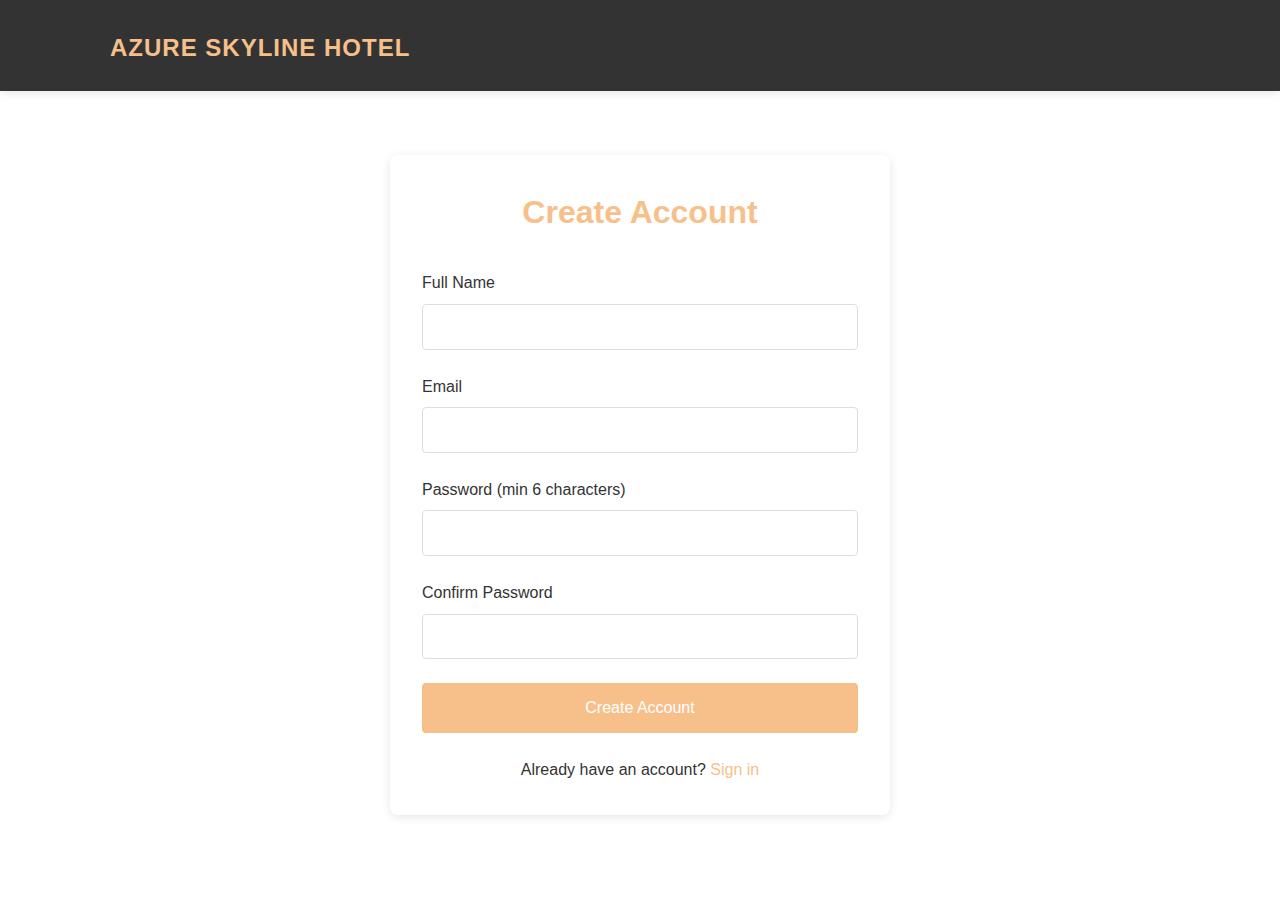
<file: Se_project-main/Se_project-main/signup.html>
<!DOCTYPE html>
<html lang="en">
<head>
    <meta charset="UTF-8">
    <meta name="viewport" content="width=device-width, initial-scale=1.0">
    <title>Sign Up - Azure Skyline Hotel</title>
    <link rel="stylesheet" href="https://cdnjs.cloudflare.com/ajax/libs/font-awesome/6.6.0/css/all.min.css">
    <link rel="stylesheet" href="css/style.css">
    <link rel="shortcut icon" href="assets/images/favicon.ico" type="image/x-icon">
    <style>
        .auth-container {
            max-width: 500px;
            margin: 4rem auto;
            padding: 2rem;
            background: #fff;
            border-radius: 8px;
            box-shadow: 0 2px 10px rgba(0,0,0,0.1);
        }
        
        .auth-container h1 {
            text-align: center;
            margin-bottom: 2rem;
            color: var(--primary-color);
        }
        
        .form-group {
            margin-bottom: 1.5rem;
        }
        
        .form-group label {
            display: block;
            margin-bottom: 0.5rem;
            font-weight: 500;
        }
        
        .form-group input {
            width: 100%;
            padding: 0.8rem;
            border: 1px solid #ddd;
            border-radius: 4px;
            font-size: 1rem;
        }
        
        .btn-auth {
            width: 100%;
            padding: 1rem;
            background: var(--primary-color);
            color: white;
            border: none;
            border-radius: 4px;
            font-size: 1rem;
            cursor: pointer;
            transition: background 0.3s ease;
        }
        
        .btn-auth:hover {
            background: var(--secondary-color);
        }
        
        .auth-footer {
            text-align: center;
            margin-top: 1.5rem;
        }
        
        .auth-footer a {
            color: var(--primary-color);
            text-decoration: none;
        }
        
        .auth-footer a:hover {
            text-decoration: underline;
        }
    </style>
</head>
<body>
    <header>
        <nav id="navbar">
            <div class="container">
                <h1 class="logo"><a href="index.html">Azure Skyline Hotel</a></h1>
            </div>
        </nav>
    </header>

    <main class="container">
        <div class="auth-container">
            <h1>Create Account</h1>
            <form id="signupForm">
                <div class="form-group">
                    <label for="name">Full Name</label>
                    <input type="text" id="name" required>
                </div>
                <div class="form-group">
                    <label for="email">Email</label>
                    <input type="email" id="email" required>
                </div>
                <div class="form-group">
                    <label for="password">Password (min 6 characters)</label>
                    <input type="password" id="password" minlength="6" required>
                </div>
                <div class="form-group">
                    <label for="confirmPassword">Confirm Password</label>
                    <input type="password" id="confirmPassword" required>
                </div>
                <button type="submit" class="btn-auth">Create Account</button>
                <div class="auth-footer">
                    Already have an account? <a href="signin.html">Sign in</a>
                </div>
            </form>
        </div>
    </main>

    <script src="js/auth.js"></script>
</body>
</html>
</file>
<file: Se_project-main/Se_project-main/css/style.css>
/* Hero Section */
#showcase {
    position: relative;
    display: flex;
    align-items: center;
    justify-content: center;
    text-align: center;
    color: #fff;
    padding: 0 20px;
}

#showcase .showcase-content {
    max-width: 800px;
    z-index: 1;
}

#showcase h1 {
    font-size: 4rem;
    line-height: 1.2;
    margin-bottom: 20px;
    text-shadow: 2px 2px 4px rgba(0, 0, 0, 0.5);
}

#showcase .lead {
    font-size: 1.5rem;
    margin-bottom: 30px;
    text-shadow: 1px 1px 3px rgba(0, 0, 0, 0.8);
}

#showcase .btn {
    font-size: 1.1rem;
    padding: 12px 30px;
    border-radius: 50px;
    transition: all 0.3s ease;
}

#showcase .btn:hover {
    transform: translateY(-3px);
    box-shadow: 0 5px 15px rgba(0, 0, 0, 0.3);
}

/* Global Styles */
:root {
    --primary-color: #f7c08a;
    --dark-color: #333;
    --light-color: #f4f4f4;
    --danger-color: #dc3545;
    --success-color: #28a745;
    --max-width: 1100px;
}

* {
    margin: 0;
    padding: 0;
    box-sizing: border-box;
}

body {
    font-family: 'Segoe UI', Tahoma, Geneva, Verdana, sans-serif;
    line-height: 1.6;
    background: #fff;
    color: #333;
}

a {
    text-decoration: none;
    color: var(--dark-color);
}

ul {
    list-style: none;
}

.container {
    max-width: var(--max-width);
    margin: auto;
    padding: 0 20px;
    overflow: hidden;
}

.text-primary {
    color: var(--primary-color);
}

/* Buttons */
.btn {
    display: inline-block;
    background: var(--primary-color);
    color: #333;
    padding: 12px 25px;
    border: none;
    border-radius: 5px;
    cursor: pointer;
    font-size: 16px;
    transition: all 0.3s ease;
}

.btn:hover {
    background: #e6b880;
    transform: translateY(-3px);
    box-shadow: 0 5px 15px rgba(0, 0, 0, 0.1);
}

.btn-light {
    background: #f4f4f4;
    color: #333;
}

.btn-primary {
    background: var(--primary-color);
    color: #fff;
}

/* Navbar */
#navbar {
    background: #333;
    color: #fff;
    padding: 20px 0;
    position: sticky;
    top: 0;
    z-index: 100;
    box-shadow: 0 2px 10px rgba(0, 0, 0, 0.1);
}

#navbar .container {
    display: flex;
    justify-content: space-between;
    align-items: center;
}

#navbar .logo {
    margin: 0;
    padding: 0;
}

#navbar .logo a {
    font-size: 24px;
    color: var(--primary-color);
    font-weight: bold;
    text-transform: uppercase;
    letter-spacing: 1px;
    text-decoration: none;
    transition: color 0.3s ease;
}

#navbar .logo a:hover {
    color: #fff;
}

#navbar ul {
    display: flex;
}

#navbar ul li a {
    color: #fff;
    padding: 10px 15px;
    font-weight: 500;
    transition: all 0.3s ease;
}

#navbar ul li a:hover,
#navbar ul li a.current {
    color: var(--primary-color);
    border-bottom: 3px solid var(--primary-color);
}

/* Showcase */
#showcase {
    background: url('../assets/images/hero/hotel-exterior.jpg') no-repeat center center/cover;
    height: 80vh;
    position: relative;
    color: #fff;
    display: flex;
    align-items: center;
}

#showcase::before {
    content: '';
    position: absolute;
    top: 0;
    left: 0;
    width: 100%;
    height: 100%;
    background: rgba(0, 0, 0, 0.6);
}

#showcase .showcase-content {
    position: relative;
    z-index: 1;
    max-width: 650px;
}

#showcase h1 {
    font-size: 48px;
    margin-bottom: 20px;
    line-height: 1.2;
}

#showcase p {
    font-size: 18px;
    margin-bottom: 30px;
}

/* Home Info */
#home-info {
    display: flex;
    min-height: 400px;
}

#home-info .info-img {
    flex: 1;
    background: url('../assets/images/gallery/history.jpg') no-repeat center center/cover;
}

#home-info .info-content {
    flex: 1;
    text-align: center;
    padding: 50px 30px;
    display: flex;
    flex-direction: column;
    justify-content: center;
    align-items: center;
}

#home-info .info-content h2 {
    font-size: 36px;
    margin-bottom: 20px;
}

#home-info .info-content p {
    margin-bottom: 30px;
    max-width: 600px;
}

/* Features */
#features {
    display: flex;
    flex-wrap: wrap;
}

#features .box {
    flex: 1;
    padding: 50px 30px;
    text-align: center;
    transition: all 0.3s ease;
}

#features .box:hover {
    transform: translateY(-10px);
    box-shadow: 0 10px 30px rgba(0, 0, 0, 0.1);
}

#features .box i {
    margin-bottom: 20px;
    color: var(--primary-color);
}

#features .bg-primary i {
    color: #fff;
}

#features .box h3 {
    margin-bottom: 15px;
    font-size: 22px;
}

/* About Page */
#about-info {
    padding: 50px 0;
}

#about-info .container {
    display: flex;
    flex-wrap: wrap;
    gap: 30px;
}

#about-info .info-left {
    flex: 2;
    min-width: 300px;
}

#about-info .info-right {
    flex: 1;
    display: grid;
    grid-template-columns: 1fr;
    gap: 20px;
}

#about-info .about-img {
    width: 100%;
    height: 250px;
    object-fit: cover;
    border-radius: 5px;
    transition: transform 0.3s ease;
}

#about-info .about-img:hover {
    transform: scale(1.05);
}

#about-info .features {
    display: grid;
    grid-template-columns: repeat(auto-fit, minmax(200px, 1fr));
    gap: 15px;
    margin: 20px 0;
}

#about-info .feature {
    background: #f9f9f9;
    padding: 15px;
    border-radius: 5px;
    text-align: center;
    transition: all 0.3s ease;
}

#about-info .feature:hover {
    background: var(--primary-color);
    color: #fff;
}

#about-info .feature i {
    margin-right: 8px;
    color: var(--primary-color);
}

#about-info .feature:hover i {
    color: #fff;
}

/* Testimonials */
#testimonials {
    padding: 50px 0;
    background: #f9f9f9;
}

#testimonials .container {
    max-width: 900px;
}

#testimonials h2 {
    text-align: center;
    font-size: 36px;
    margin-bottom: 40px;
}

.testimonial {
    display: flex;
    align-items: center;
    padding: 30px;
    margin-bottom: 30px;
    border-radius: 5px;
    background: #fff;
    box-shadow: 0 5px 15px rgba(0, 0, 0, 0.1);
}

.testimonial img {
    width: 100px;
    height: 100px;
    border-radius: 50%;
    margin-right: 30px;
    object-fit: cover;
}

.testimonial-content h3 {
    margin-bottom: 5px;
    color: #333;
}

.testimonial .rating {
    color: #f7c08a;
    margin-bottom: 10px;
}

.testimonial p {
    font-style: italic;
    color: #666;
}

/* Home Info Section */
#home-info {
    display: flex;
    min-height: 400px;
}

#home-info .info-img {
    flex: 1;
    min-width: 50%;
}

#home-info .info-content {
    flex: 1;
    min-width: 50%;
    display: flex;
    flex-direction: column;
    justify-content: center;
    align-items: center;
    text-align: center;
    padding: 50px 30px;
    box-sizing: border-box;
}

#home-info .info-content h2 {
    margin-bottom: 20px;
    width: 100%;
}

#home-info .info-content p {
    max-width: 500px;
    margin-bottom: 30px;
    line-height: 1.6;
}

/* Contact Page */
#contact-form {
    padding: 50px 0;
}

.form-container {
    display: flex;
    flex-wrap: wrap;
    gap: 40px;
}

.form-content {
    flex: 1;
    min-width: 300px;
}

.form-content h1 {
    margin-bottom: 20px;
    font-size: 36px;
}

.form-content p {
    margin-bottom: 30px;
    color: #666;
}

/* Form Group */
.form-group {
    margin-bottom: 20px;
}

/* Form Messages */
.form-message {
    margin-bottom: 20px;
    padding: 15px;
    border-radius: 5px;
    font-size: 14px;
}

.form-message.success {
    background-color: #d4edda;
    color: #155724;
    border: 1px solid #c3e6cb;
}

.form-message.error {
    background-color: #f8d7da;
    color: #721c24;
    border: 1px solid #f5c6cb;
}

.form-message .alert {
    margin: 0;
    padding: 0;
}

.form-message ul {
    margin: 10px 0 0 20px;
    padding: 0;
}

.form-message li {
    margin-bottom: 5px;
}

/* Loading State */
@keyframes spin {
    0% { transform: rotate(0deg); }
    100% { transform: rotate(360deg); }
}

.spinner {
    display: inline-block;
    width: 20px;
    height: 20px;
    border: 2px solid rgba(255, 255, 255, 0.3);
    border-radius: 50%;
    border-top-color: #fff;
    animation: spin 1s ease-in-out infinite;
    margin-left: 10px;
    vertical-align: middle;
}

.form-group label {
    display: block;
    margin-bottom: 8px;
    font-weight: 500;
}

.form-group input,
.form-group select,
.form-group textarea {
    width: 100%;
    padding: 12px 15px;
    border: 1px solid #ddd;
    border-radius: 5px;
    font-size: 16px;
    transition: border 0.3s ease;
}

.form-group input:focus,
.form-group select:focus,
.form-group textarea:focus {
    outline: none;
    border-color: var(--primary-color);
}

.form-group textarea {
    min-height: 150px;
    resize: vertical;
}

/* Map Container */
.map-container {
    flex: 1;
    min-width: 300px;
    position: relative;
    border-radius: 10px;
    overflow: hidden;
    box-shadow: 0 10px 30px rgba(0, 0, 0, 0.1);
    height: 100%;
    min-height: 400px;
}

.map {
    position: relative;
    height: 100%;
    width: 100%;
}

.map-iframe {
    width: 100%;
    height: 100%;
    min-height: 400px;
    border: none;
}

.map-image {
    width: 100%;
    height: 100%;
    object-fit: cover;
}

.map-overlay {
    position: absolute;
    bottom: 20px;
    left: 50%;
    transform: translateX(-50%);
    z-index: 10;
}

.btn-map-directions {
    display: inline-flex;
    align-items: center;
    background: #fff;
    color: #333;
    padding: 10px 20px;
    border-radius: 50px;
    text-decoration: none;
    font-weight: 500;
    box-shadow: 0 4px 15px rgba(0, 0, 0, 0.2);
    transition: all 0.3s ease;
}

.btn-map-directions i {
    margin-right: 8px;
    color: #f7c08a;
}

.btn-map-directions:hover {
    transform: translateY(-2px);
    box-shadow: 0 6px 20px rgba(0, 0, 0, 0.25);
    background: #f7c08a;
    color: #fff;
}

.btn-map-directions:hover i {
    color: #fff;
}


.map-overlay i {
    color: var(--primary-color);
    font-size: 20px;
    margin-right: 10px;
}

.map-overlay p {
    margin: 0;
    font-weight: 500;
}

/* Contact Info */
#contact-info {
    background: #f9f9f9;
    padding: 50px 0;
}

.contact-boxes {
    display: grid;
    grid-template-columns: repeat(auto-fit, minmax(250px, 1fr));
    gap: 2rem;
}

.contact-box .icon {
    width: 70px;
    height: 70px;
    margin: 0 auto 20px;
    background: rgba(247, 192, 138, 0.1);
    border-radius: 50%;
    display: flex;
    align-items: center;
    justify-content: center;
}

.contact-box i {
    font-size: 30px;
    color: var(--primary-color);
}

.contact-box h3 {
    margin-bottom: 15px;
    color: #333;
}

.contact-box p {
    color: #666;
    margin-bottom: 20px;
}

.btn-link {
    display: inline-flex;
    align-items: center;
    color: var(--primary-color);
    font-weight: 500;
    transition: all 0.3s ease;
}

.btn-link i {
    margin-left: 8px;
    transition: transform 0.3s ease;
}

.btn-link:hover {
    color: #e6b880;
}

.btn-link:hover i {
    transform: translateX(5px);
}

/* Footer */
#main-footer {
    background: #333;
    color: #fff;
    text-align: center;
    padding: 20px 0;
    margin-top: 50px;
}

/* Utilities */
.py-1 { padding: 10px 0; }
.py-2 { padding: 20px 0; }
.py-3 { padding: 30px 0; }
.py-4 { padding: 40px 0; }
.py-5 { padding: 50px 0; }

.bg-light { background: #f4f4f4; }
.bg-dark { background: #333; color: #fff; }
.bg-primary { background: var(--primary-color); color: #333; }

.clr { clear: both; }

/* Responsive */
@media (max-width: 768px) {
    #navbar .container {
        flex-direction: column;
        text-align: center;
    }

    #navbar .logo {
        margin-bottom: 15px;
    }

    #showcase {
        height: 70vh;
    }

    #showcase h1 {
        font-size: 36px;
    }

    #home-info {
        flex-direction: column;
    }

    #home-info .info-img {
        min-height: 300px;
    }

    #features {
        flex-direction: column;
    }

    .testimonial {
        flex-direction: column;
        text-align: center;
    }

    .testimonial img {
        margin: 0 0 20px 0;
    }

    .form-container {
        flex-direction: column;
    }
}

/* Animations */
@keyframes fadeIn {
    from { opacity: 0; transform: translateY(20px); }
    to { opacity: 1; transform: translateY(0); }
}

.animate-fade-in {
    animation: fadeIn 0.8s ease-out forwards;
}

/* Add this to elements you want to animate */
.animate-delay-1 { animation-delay: 0.2s; }
.animate-delay-2 { animation-delay: 0.4s; }
.animate-delay-3 { animation-delay: 0.6s; }

/* Rooms Page */
.room-grid {
    display: grid;
    grid-template-columns: repeat(auto-fill, minmax(350px, 1fr));
    gap: 2rem;
    margin-top: 2rem;
}

.room-card {
    background: #fff;
    border-radius: 8px;
    overflow: hidden;
    box-shadow: 0 4px 6px rgba(0, 0, 0, 0.1);
    transition: transform 0.3s ease, box-shadow 0.3s ease;
}

.room-card:hover {
    transform: translateY(-5px);
    box-shadow: 0 10px 20px rgba(0, 0, 0, 0.15);
}

.room-image {
    height: 250px;
    overflow: hidden;
}

.room-image img {
    width: 100%;
    height: 100%;
    object-fit: cover;
    transition: transform 0.5s ease;
}

.room-card:hover .room-image img {
    transform: scale(1.05);
}

.room-content {
    padding: 1.5rem;
}

.room-content h3 {
    color: var(--dark-color);
    margin-bottom: 0.5rem;
    font-size: 1.5rem;
}

.room-content p {
    color: #666;
    margin-bottom: 1rem;
    line-height: 1.6;
}

.room-features {
    list-style: none;
    padding: 0;
    margin: 1rem 0;
    display: grid;
    grid-template-columns: 1fr 1fr;
    gap: 0.5rem;
}

.room-features li {
    display: flex;
    align-items: center;
    color: #555;
    font-size: 0.9rem;
}

.room-features i {
    color: var(--primary-color);
    margin-right: 8px;
    width: 20px;
    text-align: center;
}

.room-price {
    display: flex;
    justify-content: space-between;
    align-items: center;
    margin-top: 1.5rem;
    padding-top: 1rem;
    border-top: 1px solid #eee;
}

.room-price .price {
    font-size: 1.5rem;
    font-weight: bold;
    color: var(--primary-color);
}

.amenities-grid {
    display: grid;
    grid-template-columns: repeat(auto-fit, minmax(200px, 1fr));
    gap: 2rem;
    margin-top: 2rem;
    text-align: center;
}

.amenity {
    padding: 1.5rem;
    background: #fff;
    border-radius: 8px;
    box-shadow: 0 4px 6px rgba(0, 0, 0, 0.05);
    transition: transform 0.3s ease;
}

.amenity:hover {
    transform: translateY(-5px);
}

.amenity i {
    color: var(--primary-color);
    margin-bottom: 1rem;
}

.amenity h3 {
    margin: 0.5rem 0;
    color: var(--dark-color);
}

.amenity p {
    color: #666;
    font-size: 0.9rem;
    margin: 0;
}

/* Booking Form */
#booking-form .form-container {
    max-width: 900px;
    margin: 0 auto;
    background: #fff;
    padding: 2rem;
    border-radius: 8px;
    box-shadow: 0 2px 10px rgba(0,0,0,0.1);
}

#booking-form .form-group {
    margin-bottom: 1.5rem;
}

#booking-form label {
    display: block;
    margin-bottom: 0.5rem;
    font-weight: 500;
    color: #333;
}

#booking-form input[type="text"],
#booking-form input[type="email"],
#booking-form input[type="tel"],
#booking-form input[type="date"],
#booking-form select,
#booking-form textarea {
    width: 100%;
    padding: 0.75rem;
    border: 1px solid #ddd;
    border-radius: 4px;
    font-size: 1rem;
    transition: border-color 0.3s ease;
}

#booking-form input:focus,
#booking-form select:focus,
#booking-form textarea:focus {
    border-color: var(--primary-color);
    outline: none;
    box-shadow: 0 0 0 2px rgba(247, 192, 138, 0.3);
}

#booking-form .form-row {
    display: grid;
    grid-template-columns: 1fr 1fr;
    gap: 1.5rem;
}

.price-summary {
    background: #f9f9f9;
    padding: 1.5rem;
    border-radius: 8px;
    margin: 2rem 0;
}

.price-summary h3 {
    margin-top: 0;
    color: var(--dark-color);
    border-bottom: 1px solid #eee;
    padding-bottom: 0.75rem;
    margin-bottom: 1rem;
}

.summary-item {
    display: flex;
    justify-content: space-between;
    margin-bottom: 0.75rem;
    color: #555;
}

.summary-item.total {
    margin-top: 1rem;
    padding-top: 1rem;
    border-top: 1px solid #eee;
    font-weight: bold;
    color: var(--dark-color);
    font-size: 1.1rem;
}

#rzp-button {
    width: 100%;
    padding: 1rem;
    font-size: 1.1rem;
    font-weight: 500;
    background: var(--primary-color);
    color: #fff;
    border: none;
    border-radius: 4px;
    cursor: pointer;
    transition: background 0.3s ease;
}

#rzp-button:hover {
    background: #e68a4f;
}

/* Confirmation Page */
.confirmation-container {
    text-align: center;
    padding: 4rem 2rem;
    max-width: 800px;
    margin: 0 auto;
}

.confirmation-icon {
    font-size: 5rem;
    color: #4CAF50;
    margin-bottom: 2rem;
}

.confirmation-details {
    background: #fff;
    padding: 2rem;
    border-radius: 8px;
    box-shadow: 0 2px 10px rgba(0,0,0,0.1);
    margin-top: 2rem;
    text-align: left;
}

.detail-row {
    display: flex;
    margin-bottom: 1rem;
    padding-bottom: 1rem;
    border-bottom: 1px solid #eee;
}

.detail-label {
    font-weight: bold;
    width: 150px;
    color: #555;
}

.detail-value {
    flex: 1;
}

/* Responsive Design for Rooms */
@media (max-width: 768px) {
    .room-grid {
        grid-template-columns: 1fr;
    }
    
    .room-features {
        grid-template-columns: 1fr;
    }
    
    .room-price {
        flex-direction: column;
        gap: 1rem;
        text-align: center;
    }
}
</file>
